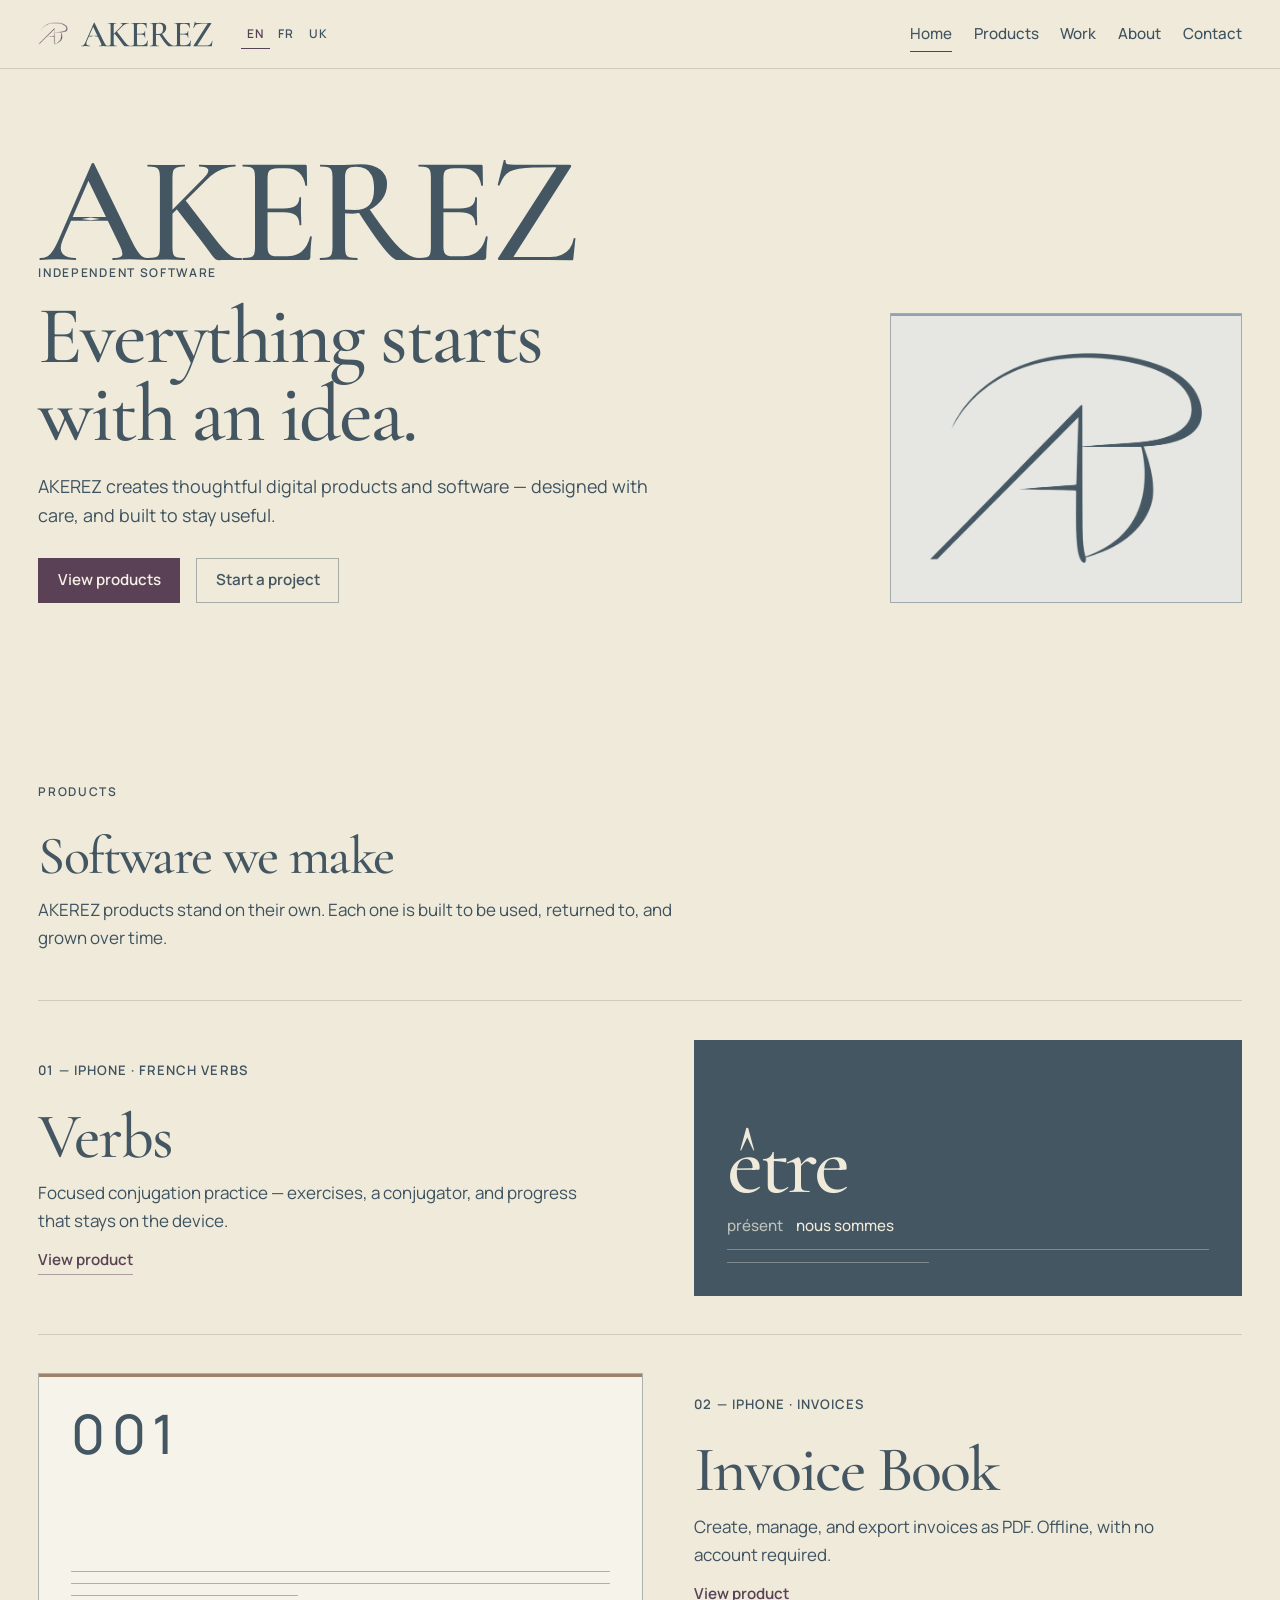
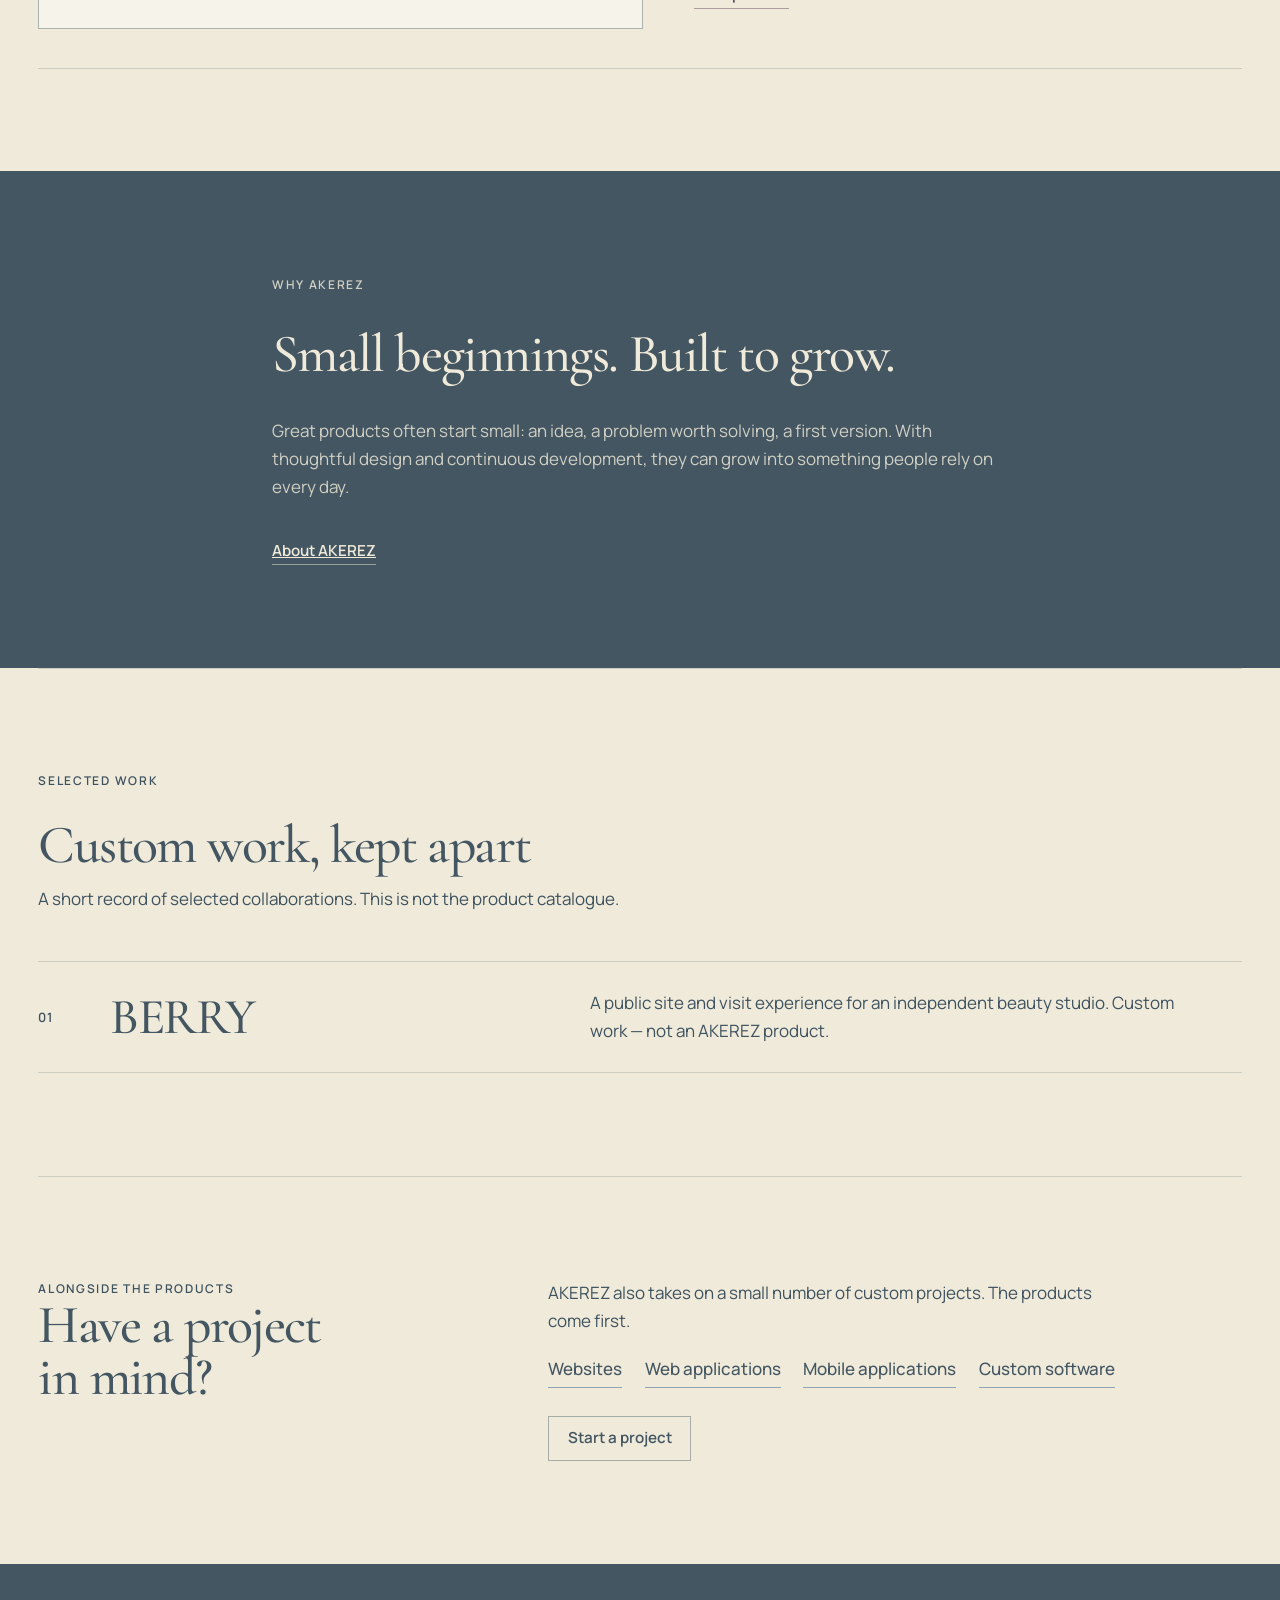
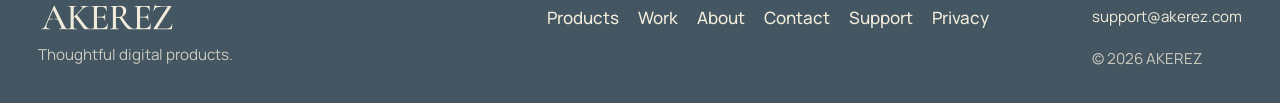
<file: index.html>
<!DOCTYPE html>
<html lang="en">
<head>
  <meta charset="utf-8">
  <meta name="viewport" content="width=device-width, initial-scale=1">
  <title>AKEREZ — Everything starts with an idea</title>
  <meta name="description" content="AKEREZ creates thoughtful digital products and software. Home of Verbs and Invoice Book.">
  <meta name="theme-color" content="#EFEAD9">
  <link rel="canonical" href="https://akerez.com/">
  <meta property="og:type" content="website">
  <meta property="og:site_name" content="AKEREZ">
  <meta property="og:title" content="AKEREZ">
  <meta property="og:description" content="Everything starts with an idea.">
  <meta property="og:url" content="https://akerez.com/">
  <meta property="og:image" content="https://akerez.com/assets/apple-touch-icon.png">
  <meta name="twitter:card" content="summary">
  <link rel="icon" href="/assets/favicon.ico" sizes="any">
  <link rel="icon" type="image/png" href="/assets/favicon-32.png" sizes="32x32">
  <link rel="apple-touch-icon" href="/assets/apple-touch-icon.png">
  <link rel="stylesheet" href="/assets/styles.css">
  <script>
    (function () {
      try {
        var stored = localStorage.getItem("akerez-lang");
        var nav = (navigator.language || "en").toLowerCase();
        var lang = stored || (nav.indexOf("fr") === 0 ? "fr" : nav.indexOf("uk") === 0 ? "uk" : "en");
        if (lang !== "en" && lang !== "fr" && lang !== "uk") lang = "en";
        document.documentElement.lang = lang;
      } catch (e) {}
      document.documentElement.classList.add("js");
    })();
  </script>
  <script type="application/ld+json">
  {
    "@context": "https://schema.org",
    "@type": "Organization",
    "name": "AKEREZ",
    "url": "https://akerez.com/",
    "email": "support@akerez.com",
    "brand": [
      { "@type": "Brand", "name": "Verbs" },
      { "@type": "Brand", "name": "Invoice Book" }
    ]
  }
  </script>
</head>
<body data-nav="home" data-title="meta.home.title" data-description="meta.home.desc">
  <a class="skip-link" href="#main" data-i18n="skip">Skip to content</a>
  <header class="site-header">
    <div class="shell site-header__bar">
      <a class="brand" href="/">
        <span class="mark" aria-hidden="true"></span>
        <span class="wordmark" role="img" aria-label="AKEREZ"></span>
      </a>
      <div class="site-header__tools">
        <div class="lang" role="group" data-i18n-aria="lang.label" aria-label="Language">
          <button type="button" data-set-lang="en" lang="en">EN</button>
          <button type="button" data-set-lang="fr" lang="fr">FR</button>
          <button type="button" data-set-lang="uk" lang="uk">UK</button>
        </div>
        <button class="nav-toggle" type="button" aria-expanded="false" aria-controls="site-nav" data-i18n-aria="nav.open" aria-label="Menu">
          <span class="nav-toggle__icon" aria-hidden="true"></span>
        </button>
      </div>
      <nav class="nav" id="site-nav" data-i18n-aria="nav.label" aria-label="Primary">
        <a href="/" data-nav-link="home" data-i18n="nav.home">Home</a>
        <a href="/products/" data-nav-link="products" data-i18n="nav.products">Products</a>
        <a href="/work/" data-nav-link="work" data-i18n="nav.work">Work</a>
        <a href="/about/" data-nav-link="about" data-i18n="nav.about">About</a>
        <a href="/contact/" data-nav-link="contact" data-i18n="nav.contact">Contact</a>
      </nav>
    </div>
  </header>

  <main id="main">
    <section class="shell hero" aria-labelledby="home-heading">
      <div class="hero__copy">
        <span class="wordmark wordmark--display" role="img" aria-label="AKEREZ"></span>
        <p class="eyebrow" data-i18n="hero.eyebrow">Independent software</p>
        <h1 id="home-heading" data-i18n="hero.title">Everything starts with an idea.</h1>
        <p class="lede" data-i18n="hero.lede">AKEREZ creates thoughtful digital products and software — designed with care, and built to stay useful.</p>
        <div class="hero__actions">
          <a class="button button--primary" href="/products/" data-i18n="hero.primary">View products</a>
          <a class="button button--quiet" href="/contact/" data-i18n="hero.secondary">Start a project</a>
        </div>
      </div>
      <div class="hero__figure">
        <div class="hero__frame">
          <span class="mark mark--hero" aria-hidden="true"></span>
        </div>
      </div>
    </section>

    <section class="shell section" aria-labelledby="products-heading">
      <div class="section__intro">
        <p class="eyebrow" data-i18n="products.kicker">Products</p>
        <h2 id="products-heading" data-i18n="products.heading">Software we make</h2>
        <p data-i18n="products.intro">AKEREZ products stand on their own. Each one is built to be used, returned to, and grown over time.</p>
      </div>
      <div data-mount="products" data-layout="feature" data-heading="h3">
        <article class="product-feature">
          <a class="product-feature__link" href="/products/verbs/">
            <div class="product-feature__copy">
              <p class="meta-line">01 — iPhone · French verbs</p>
              <h3 class="product-feature__name">Verbs</h3>
              <p class="product-feature__summary">Focused conjugation practice — exercises, a conjugator, and progress that stays on the device.</p>
              <span class="more">View product</span>
            </div>
            <div class="stage stage--verbs" aria-hidden="true">
              <p class="stage__infinitive">être</p>
              <p class="stage__line"><span>présent</span> nous sommes</p>
              <span class="stage__bar"></span>
              <span class="stage__bar stage__bar--short"></span>
            </div>
          </a>
        </article>
      </div>
    </section>

    <section class="band" aria-labelledby="why-heading">
      <div class="shell band__inner">
        <p class="eyebrow" data-i18n="why.kicker">Why AKEREZ</p>
        <h2 id="why-heading" data-i18n="why.heading">Small beginnings. Built to grow.</h2>
        <p data-i18n="why.body">Great products often start small: an idea, a problem worth solving, a first version. With thoughtful design and continuous development, they can grow into something people rely on every day.</p>
        <a class="more" href="/about/" data-i18n="why.link">About AKEREZ</a>
      </div>
    </section>

    <section class="shell section work-block" aria-labelledby="work-heading">
      <div class="section__intro">
        <p class="eyebrow" data-i18n="work.kicker">Selected work</p>
        <h2 id="work-heading" data-i18n="work.heading">Custom work, kept apart</h2>
        <p data-i18n="work.intro">A short record of selected collaborations. This is not the product catalogue.</p>
      </div>
      <div class="index-list" data-mount="work" data-layout="index" data-heading="h3">
        <article class="index-row">
          <a class="index-row__link" href="/work/berry/">
            <span class="index-row__num">01</span>
            <h3 class="index-row__name">BERRY</h3>
            <span class="index-row__summary">A public site and visit experience for an independent beauty studio. Custom work — not an AKEREZ product.</span>
            <span class="index-row__meta">Montréal · Studio</span>
          </a>
        </article>
      </div>
    </section>

    <section class="shell section" aria-labelledby="custom-heading">
      <div class="quiet">
        <div>
          <p class="eyebrow" data-i18n="custom.kicker">Alongside the products</p>
          <h2 id="custom-heading" data-i18n="custom.heading">Have a project in mind?</h2>
        </div>
        <div>
          <p data-i18n="custom.body">AKEREZ also takes on a small number of custom projects. The products come first.</p>
          <ul class="service-line">
            <li data-i18n="custom.s1">Websites</li>
            <li data-i18n="custom.s2">Web applications</li>
            <li data-i18n="custom.s3">Mobile applications</li>
            <li data-i18n="custom.s4">Custom software</li>
          </ul>
          <div class="cluster">
            <a class="button button--quiet" href="/contact/" data-i18n="custom.cta">Start a project</a>
          </div>
        </div>
      </div>
    </section>
  </main>

  <footer class="site-footer">
    <div class="shell site-footer__inner">
      <div>
        <span class="wordmark wordmark--light" role="img" aria-label="AKEREZ"></span>
        <p data-i18n="footer.tag">Thoughtful digital products.</p>
      </div>
      <nav aria-label="Footer">
        <a href="/products/" data-i18n="nav.products">Products</a>
        <a href="/work/" data-i18n="nav.work">Work</a>
        <a href="/about/" data-i18n="nav.about">About</a>
        <a href="/contact/" data-i18n="nav.contact">Contact</a>
        <a href="/support/" data-i18n="footer.support">Support</a>
        <a href="/privacy/" data-i18n="footer.privacy">Privacy</a>
      </nav>
      <div class="footer-meta">
        <a href="mailto:support@akerez.com">support@akerez.com</a>
        <p>© <span id="year">2026</span> AKEREZ</p>
      </div>
    </div>
  </footer>
  <script src="/assets/messages.js"></script>
  <script src="/assets/catalog.js"></script>
  <script src="/assets/site.js"></script>
</body>
</html>
</file>
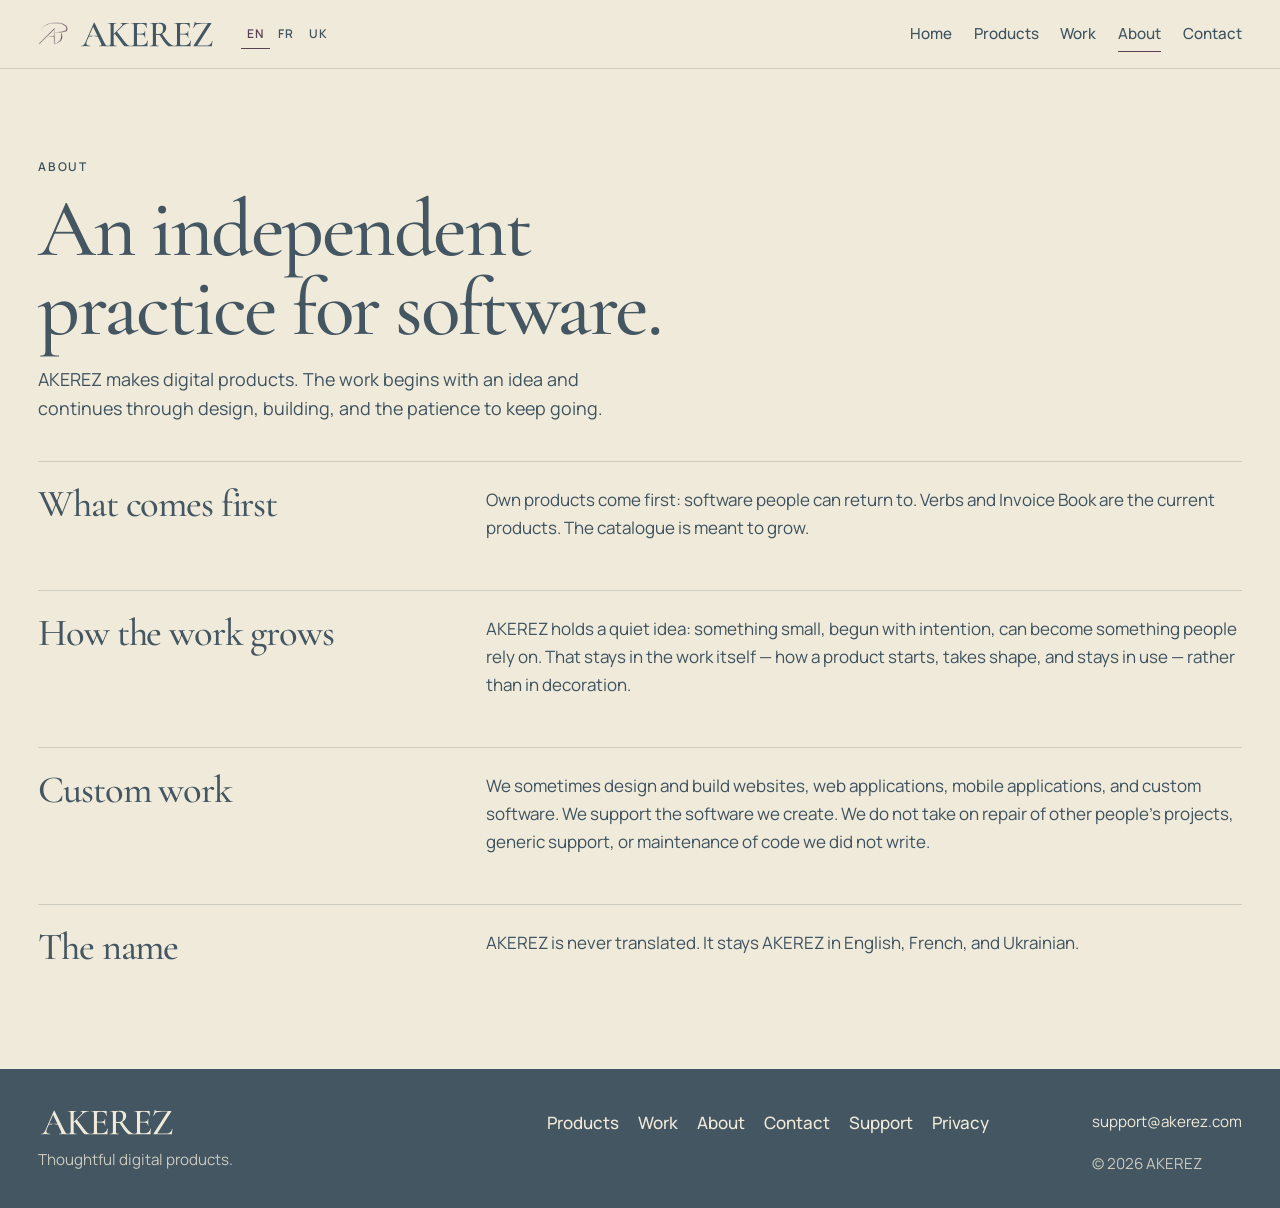
<file: about/index.html>
<!DOCTYPE html>
<html lang="en">
<head>
  <meta charset="utf-8">
  <meta name="viewport" content="width=device-width, initial-scale=1">
  <title>About — AKEREZ</title>
  <meta name="description" content="AKEREZ is an independent software practice. Products come first. Custom work stays secondary.">
  <meta name="theme-color" content="#EFEAD9">
  <link rel="canonical" href="https://akerez.com/about/">
  <meta property="og:type" content="website">
  <meta property="og:site_name" content="AKEREZ">
  <meta property="og:title" content="About — AKEREZ">
  <meta property="og:description" content="AKEREZ is an independent software practice. Products come first. Custom work stays secondary.">
  <meta property="og:url" content="https://akerez.com/about/">
  <meta property="og:image" content="https://akerez.com/assets/apple-touch-icon.png">
  <meta name="twitter:card" content="summary">
  <link rel="icon" href="/assets/favicon.ico" sizes="any">
  <link rel="icon" type="image/png" href="/assets/favicon-32.png" sizes="32x32">
  <link rel="apple-touch-icon" href="/assets/apple-touch-icon.png">
  <link rel="stylesheet" href="/assets/styles.css">
  <script>
    (function () {
      try {
        var stored = localStorage.getItem("akerez-lang");
        var nav = (navigator.language || "en").toLowerCase();
        var lang = stored || (nav.indexOf("fr") === 0 ? "fr" : nav.indexOf("uk") === 0 ? "uk" : "en");
        if (lang !== "en" && lang !== "fr" && lang !== "uk") lang = "en";
        document.documentElement.lang = lang;
      } catch (e) {}
      document.documentElement.classList.add("js");
    })();
  </script>
</head>
<body data-nav="about" data-title="meta.about.title" data-description="meta.about.desc">
  <a class="skip-link" href="#main" data-i18n="skip">Skip to content</a>
  <header class="site-header">
    <div class="shell site-header__bar">
      <a class="brand" href="/">
        <span class="mark" aria-hidden="true"></span>
        <span class="wordmark" role="img" aria-label="AKEREZ"></span>
      </a>
      <div class="site-header__tools">
        <div class="lang" role="group" data-i18n-aria="lang.label" aria-label="Language">
          <button type="button" data-set-lang="en" lang="en">EN</button>
          <button type="button" data-set-lang="fr" lang="fr">FR</button>
          <button type="button" data-set-lang="uk" lang="uk">UK</button>
        </div>
        <button class="nav-toggle" type="button" aria-expanded="false" aria-controls="site-nav" data-i18n-aria="nav.open" aria-label="Menu">
          <span class="nav-toggle__icon" aria-hidden="true"></span>
        </button>
      </div>
      <nav class="nav" id="site-nav" data-i18n-aria="nav.label" aria-label="Primary">
        <a href="/" data-nav-link="home" data-i18n="nav.home">Home</a>
        <a href="/products/" data-nav-link="products" data-i18n="nav.products">Products</a>
        <a href="/work/" data-nav-link="work" data-i18n="nav.work">Work</a>
        <a href="/about/" data-nav-link="about" data-i18n="nav.about">About</a>
        <a href="/contact/" data-nav-link="contact" data-i18n="nav.contact">Contact</a>
      </nav>
    </div>
  </header>

  <main id="main">
    <header class="shell page-hero">
      <p class="eyebrow" data-i18n="about.kicker">About</p>
      <h1 data-i18n="about.heading">An independent practice for software.</h1>
      <p class="lede" data-i18n="about.lede">AKEREZ makes digital products. The work begins with an idea and continues through design, building, and the patience to keep going.</p>
    </header>
    <div class="shell stack page-end">
      <section class="split" aria-labelledby="about-make">
        <h2 id="about-make" data-i18n="about.makeTitle">What comes first</h2>
        <p data-i18n="about.makeBody">Own products come first: software people can return to. Verbs and Invoice Book are the current products. The catalogue is meant to grow.</p>
      </section>
      <section class="split" aria-labelledby="about-think">
        <h2 id="about-think" data-i18n="about.thinkTitle">How the work grows</h2>
        <p data-i18n="about.thinkBody">AKEREZ holds a quiet idea: something small, begun with intention, can become something people rely on. That stays in the work itself — how a product starts, takes shape, and stays in use — rather than in decoration.</p>
      </section>
      <section class="split" aria-labelledby="about-custom">
        <h2 id="about-custom" data-i18n="about.customTitle">Custom work</h2>
        <p data-i18n="about.customBody">We sometimes design and build websites, web applications, mobile applications, and custom software. We support the software we create. We do not take on repair of other people’s projects, generic support, or maintenance of code we did not write.</p>
      </section>
      <section class="split" aria-labelledby="about-name">
        <h2 id="about-name" data-i18n="about.nameTitle">The name</h2>
        <p data-i18n="about.nameBody">AKEREZ is never translated. It stays AKEREZ in English, French, and Ukrainian.</p>
      </section>
    </div>
  </main>

  <footer class="site-footer">
    <div class="shell site-footer__inner">
      <div>
        <span class="wordmark wordmark--light" role="img" aria-label="AKEREZ"></span>
        <p data-i18n="footer.tag">Thoughtful digital products.</p>
      </div>
      <nav aria-label="Footer">
        <a href="/products/" data-i18n="nav.products">Products</a>
        <a href="/work/" data-i18n="nav.work">Work</a>
        <a href="/about/" data-i18n="nav.about">About</a>
        <a href="/contact/" data-i18n="nav.contact">Contact</a>
        <a href="/support/" data-i18n="footer.support">Support</a>
        <a href="/privacy/" data-i18n="footer.privacy">Privacy</a>
      </nav>
      <div class="footer-meta">
        <a href="mailto:support@akerez.com">support@akerez.com</a>
        <p>© <span id="year">2026</span> AKEREZ</p>
      </div>
    </div>
  </footer>
  <script src="/assets/messages.js"></script>
  <script src="/assets/catalog.js"></script>
  <script src="/assets/site.js"></script>
</body>
</html>
</file>
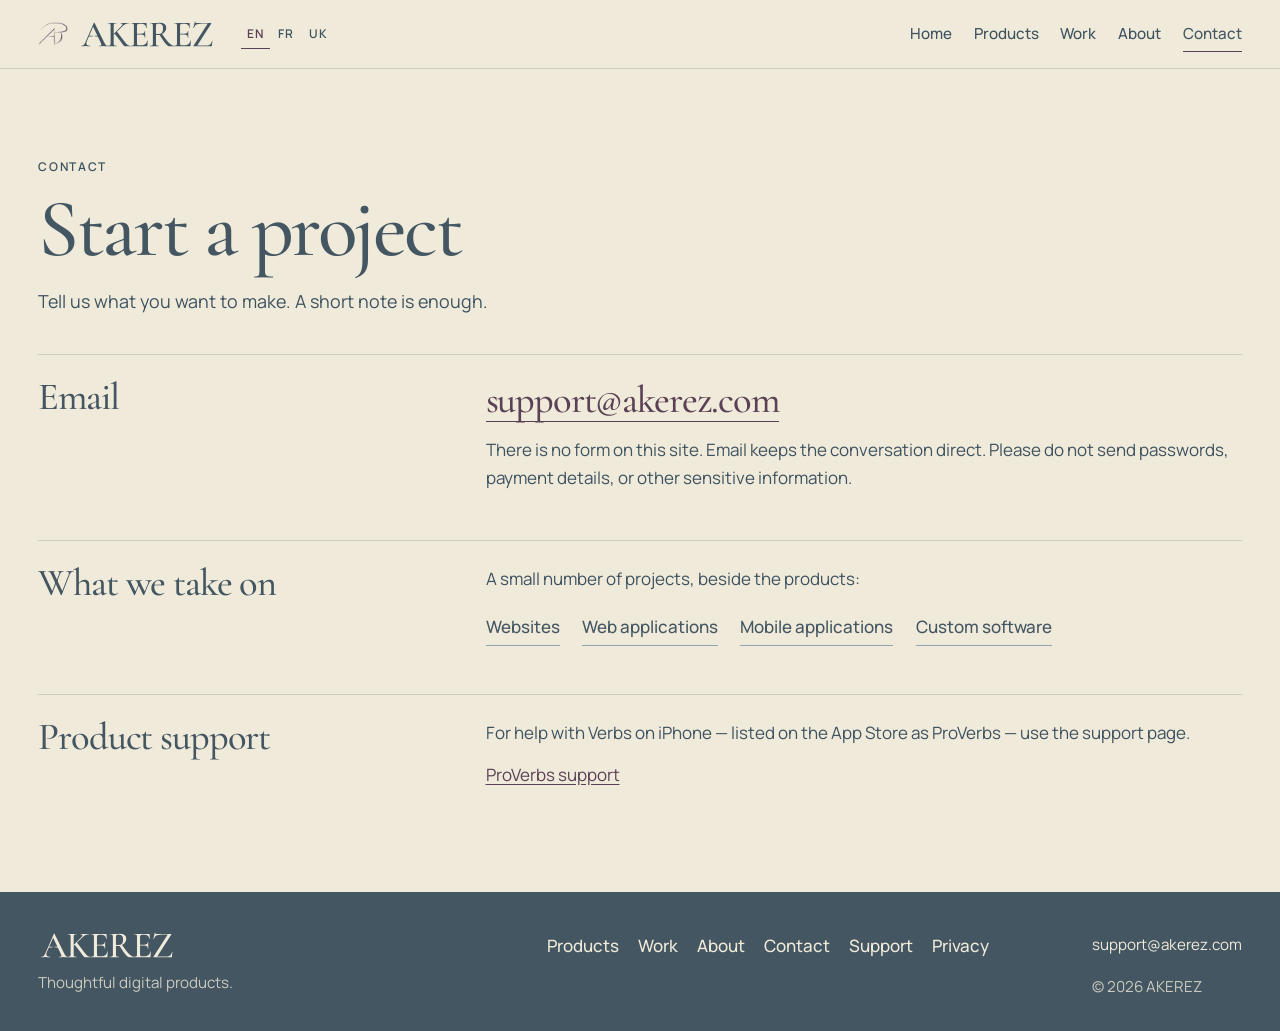
<file: contact/index.html>
<!DOCTYPE html>
<html lang="en">
<head>
  <meta charset="utf-8">
  <meta name="viewport" content="width=device-width, initial-scale=1">
  <title>Start a project — AKEREZ</title>
  <meta name="description" content="Contact AKEREZ about a website, web application, mobile application, or custom software.">
  <meta name="theme-color" content="#EFEAD9">
  <link rel="canonical" href="https://akerez.com/contact/">
  <meta property="og:type" content="website">
  <meta property="og:site_name" content="AKEREZ">
  <meta property="og:title" content="Start a project — AKEREZ">
  <meta property="og:description" content="Contact AKEREZ about a website, web application, mobile application, or custom software.">
  <meta property="og:url" content="https://akerez.com/contact/">
  <meta property="og:image" content="https://akerez.com/assets/apple-touch-icon.png">
  <meta name="twitter:card" content="summary">
  <link rel="icon" href="/assets/favicon.ico" sizes="any">
  <link rel="icon" type="image/png" href="/assets/favicon-32.png" sizes="32x32">
  <link rel="apple-touch-icon" href="/assets/apple-touch-icon.png">
  <link rel="stylesheet" href="/assets/styles.css">
  <script>
    (function () {
      try {
        var stored = localStorage.getItem("akerez-lang");
        var nav = (navigator.language || "en").toLowerCase();
        var lang = stored || (nav.indexOf("fr") === 0 ? "fr" : nav.indexOf("uk") === 0 ? "uk" : "en");
        if (lang !== "en" && lang !== "fr" && lang !== "uk") lang = "en";
        document.documentElement.lang = lang;
      } catch (e) {}
      document.documentElement.classList.add("js");
    })();
  </script>
</head>
<body data-nav="contact" data-title="meta.contact.title" data-description="meta.contact.desc">
  <a class="skip-link" href="#main" data-i18n="skip">Skip to content</a>
  <header class="site-header">
    <div class="shell site-header__bar">
      <a class="brand" href="/">
        <span class="mark" aria-hidden="true"></span>
        <span class="wordmark" role="img" aria-label="AKEREZ"></span>
      </a>
      <div class="site-header__tools">
        <div class="lang" role="group" data-i18n-aria="lang.label" aria-label="Language">
          <button type="button" data-set-lang="en" lang="en">EN</button>
          <button type="button" data-set-lang="fr" lang="fr">FR</button>
          <button type="button" data-set-lang="uk" lang="uk">UK</button>
        </div>
        <button class="nav-toggle" type="button" aria-expanded="false" aria-controls="site-nav" data-i18n-aria="nav.open" aria-label="Menu">
          <span class="nav-toggle__icon" aria-hidden="true"></span>
        </button>
      </div>
      <nav class="nav" id="site-nav" data-i18n-aria="nav.label" aria-label="Primary">
        <a href="/" data-nav-link="home" data-i18n="nav.home">Home</a>
        <a href="/products/" data-nav-link="products" data-i18n="nav.products">Products</a>
        <a href="/work/" data-nav-link="work" data-i18n="nav.work">Work</a>
        <a href="/about/" data-nav-link="about" data-i18n="nav.about">About</a>
        <a href="/contact/" data-nav-link="contact" data-i18n="nav.contact">Contact</a>
      </nav>
    </div>
  </header>

  <main id="main">
    <header class="shell page-hero">
      <p class="eyebrow" data-i18n="contact.kicker">Contact</p>
      <h1 data-i18n="contact.heading">Start a project</h1>
      <p class="lede" data-i18n="contact.lede">Tell us what you want to make. A short note is enough.</p>
    </header>
    <div class="shell stack page-end">
      <section class="split" aria-labelledby="contact-email">
        <h2 id="contact-email" data-i18n="contact.emailLabel">Email</h2>
        <div class="prose">
          <a class="contact-email" href="mailto:support@akerez.com?subject=AKEREZ%20project">support@akerez.com</a>
          <p data-i18n="contact.note">There is no form on this site. Email keeps the conversation direct. Please do not send passwords, payment details, or other sensitive information.</p>
        </div>
      </section>
      <section class="split" aria-labelledby="contact-services">
        <h2 id="contact-services" data-i18n="contact.servicesTitle">What we take on</h2>
        <div>
          <p data-i18n="contact.servicesIntro">A small number of projects, beside the products:</p>
          <ul class="service-line">
            <li data-i18n="custom.s1">Websites</li>
            <li data-i18n="custom.s2">Web applications</li>
            <li data-i18n="custom.s3">Mobile applications</li>
            <li data-i18n="custom.s4">Custom software</li>
          </ul>
        </div>
      </section>
      <section class="split" aria-labelledby="contact-support">
        <h2 id="contact-support" data-i18n="contact.supportTitle">Product support</h2>
        <div class="prose">
          <p data-i18n="contact.supportBody">For help with Verbs on iPhone — listed on the App Store as ProVerbs — use the support page.</p>
          <p><a href="/support/" data-i18n="contact.supportLink">ProVerbs support</a></p>
        </div>
      </section>
    </div>
  </main>

  <footer class="site-footer">
    <div class="shell site-footer__inner">
      <div>
        <span class="wordmark wordmark--light" role="img" aria-label="AKEREZ"></span>
        <p data-i18n="footer.tag">Thoughtful digital products.</p>
      </div>
      <nav aria-label="Footer">
        <a href="/products/" data-i18n="nav.products">Products</a>
        <a href="/work/" data-i18n="nav.work">Work</a>
        <a href="/about/" data-i18n="nav.about">About</a>
        <a href="/contact/" data-i18n="nav.contact">Contact</a>
        <a href="/support/" data-i18n="footer.support">Support</a>
        <a href="/privacy/" data-i18n="footer.privacy">Privacy</a>
      </nav>
      <div class="footer-meta">
        <a href="mailto:support@akerez.com">support@akerez.com</a>
        <p>© <span id="year">2026</span> AKEREZ</p>
      </div>
    </div>
  </footer>
  <script src="/assets/messages.js"></script>
  <script src="/assets/catalog.js"></script>
  <script src="/assets/site.js"></script>
</body>
</html>
</file>
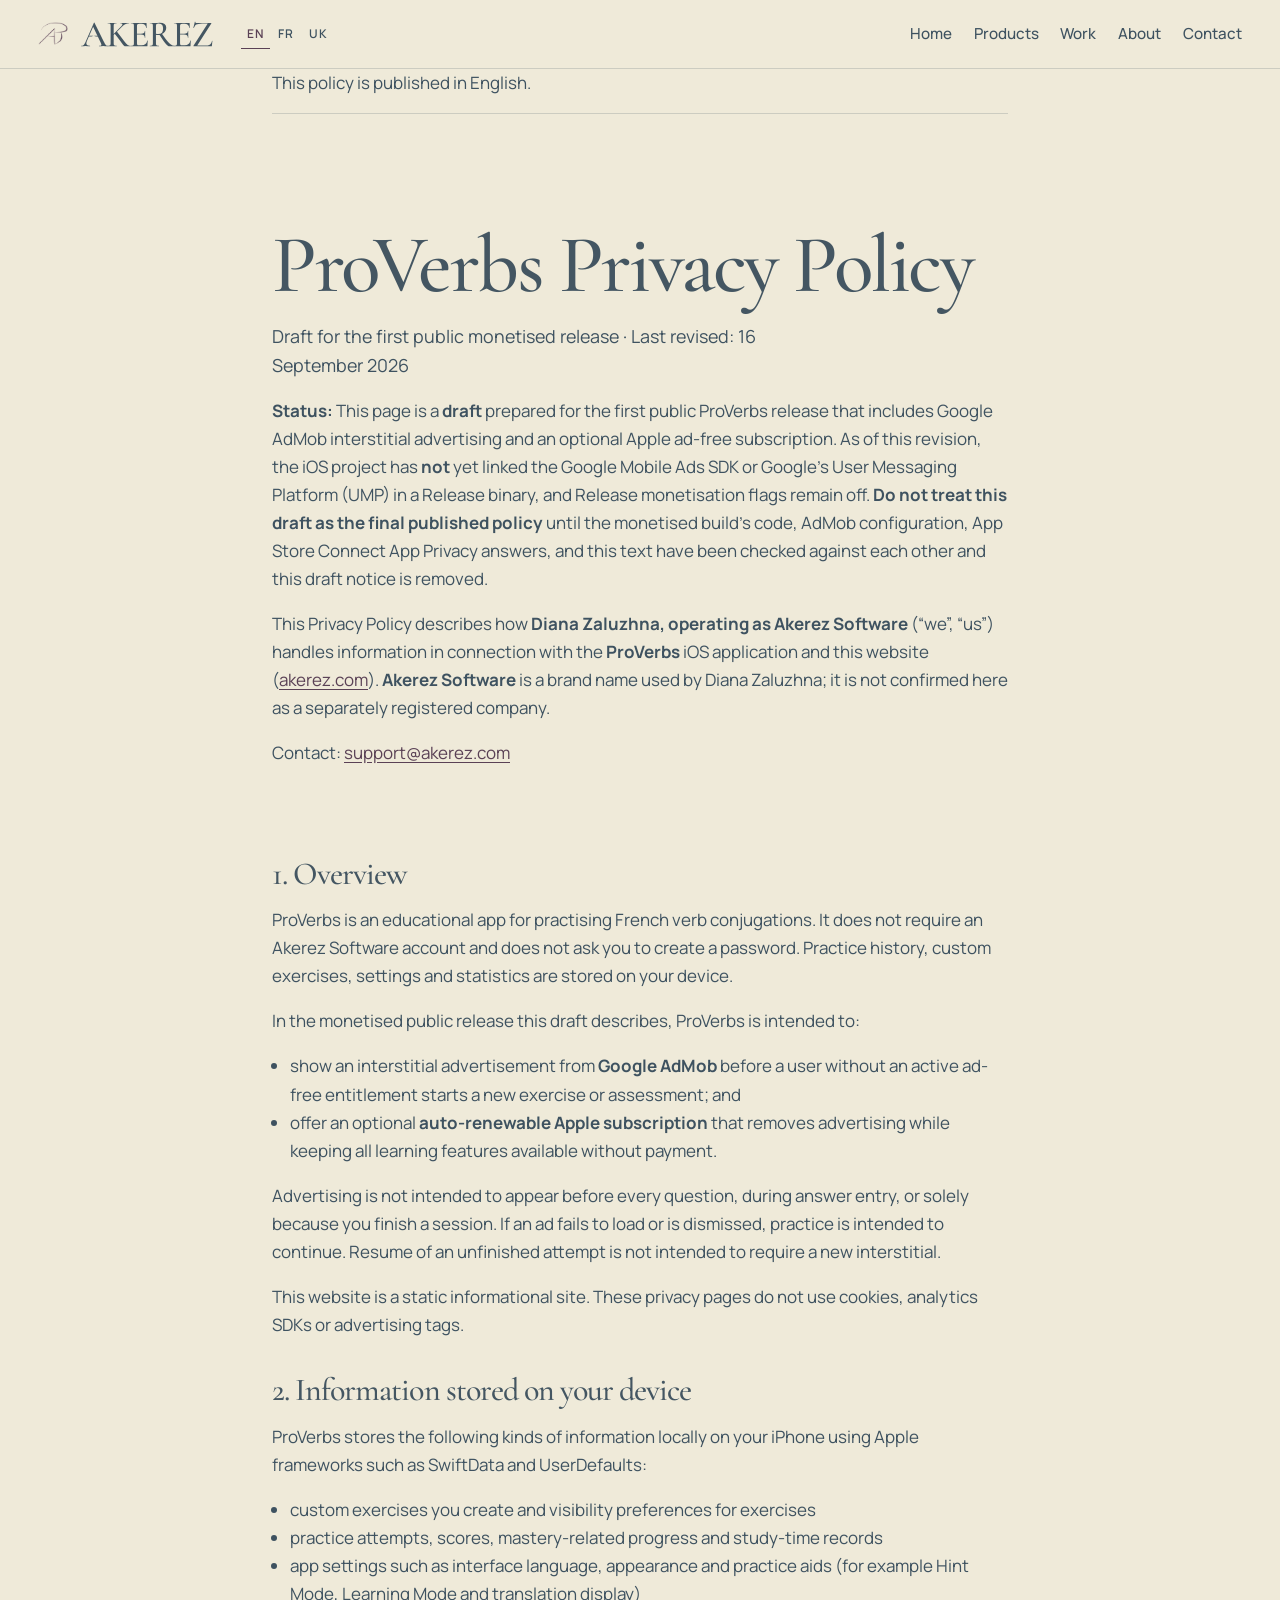
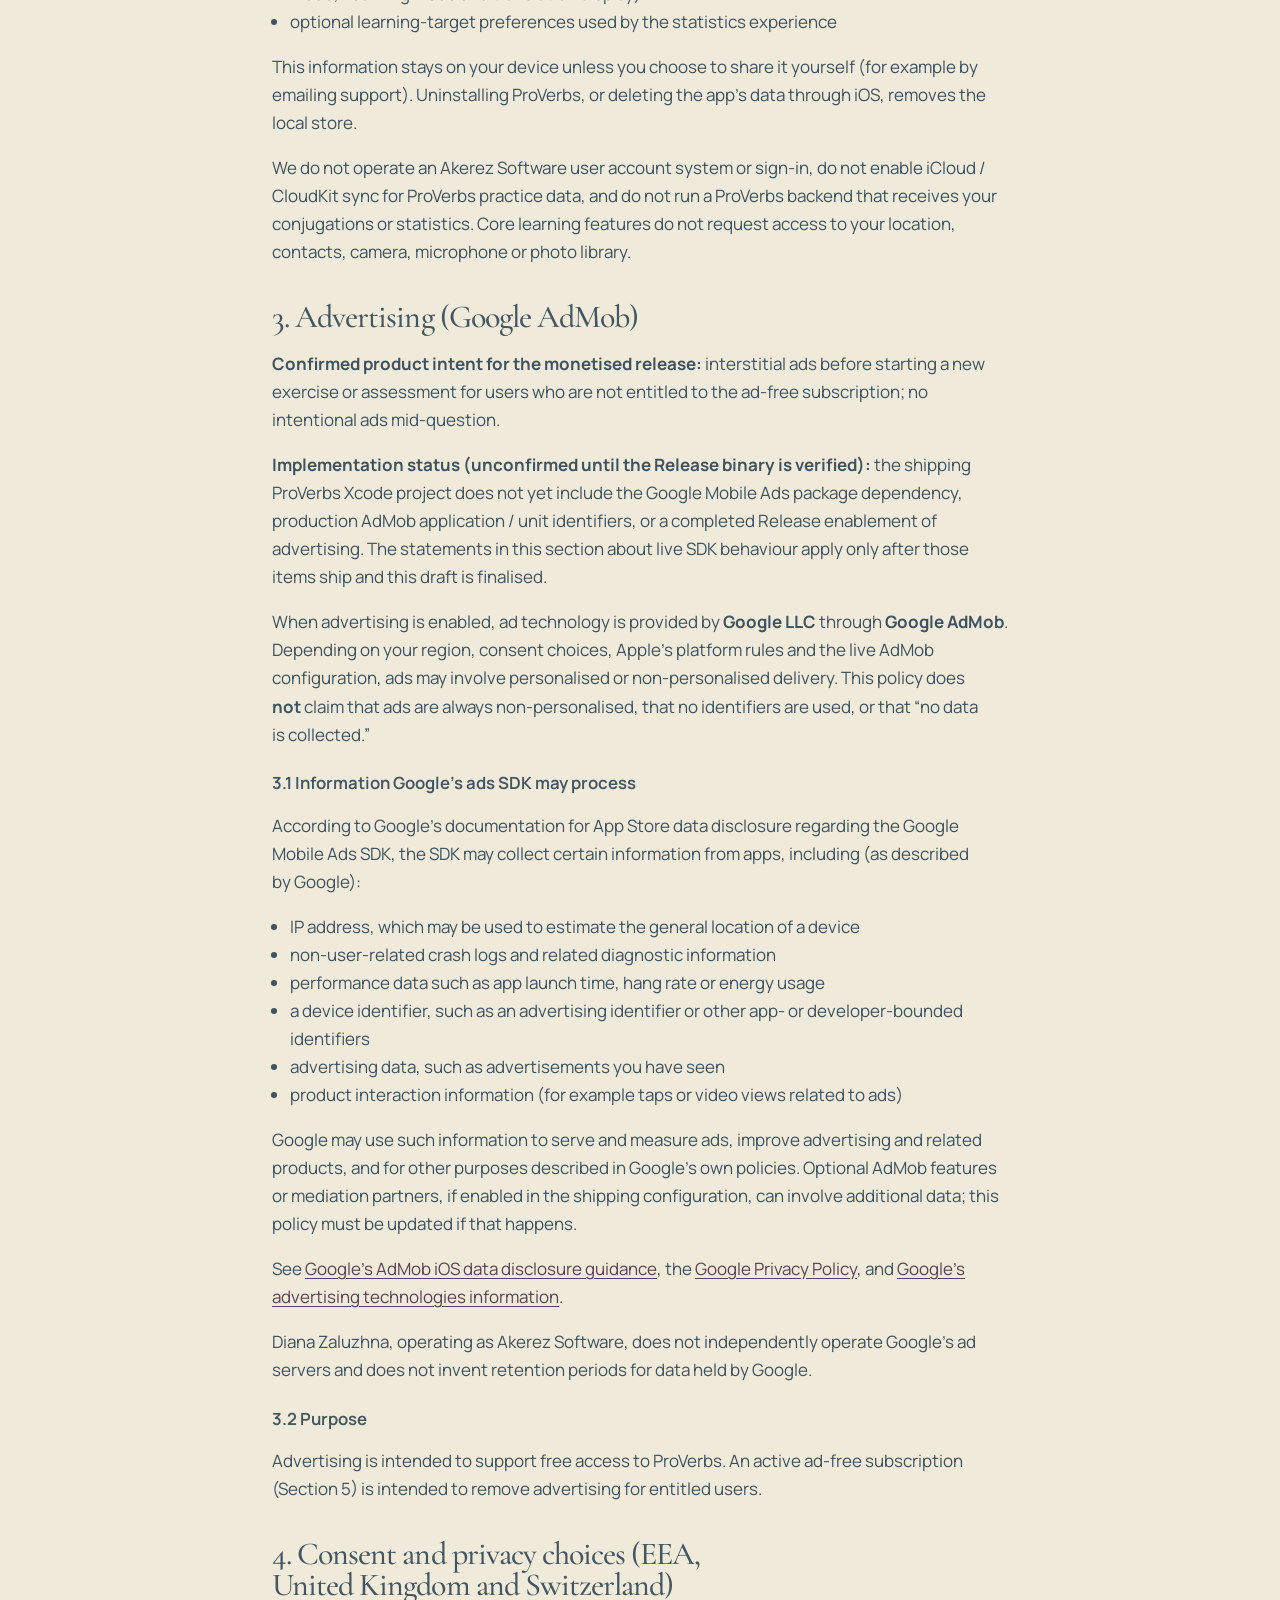
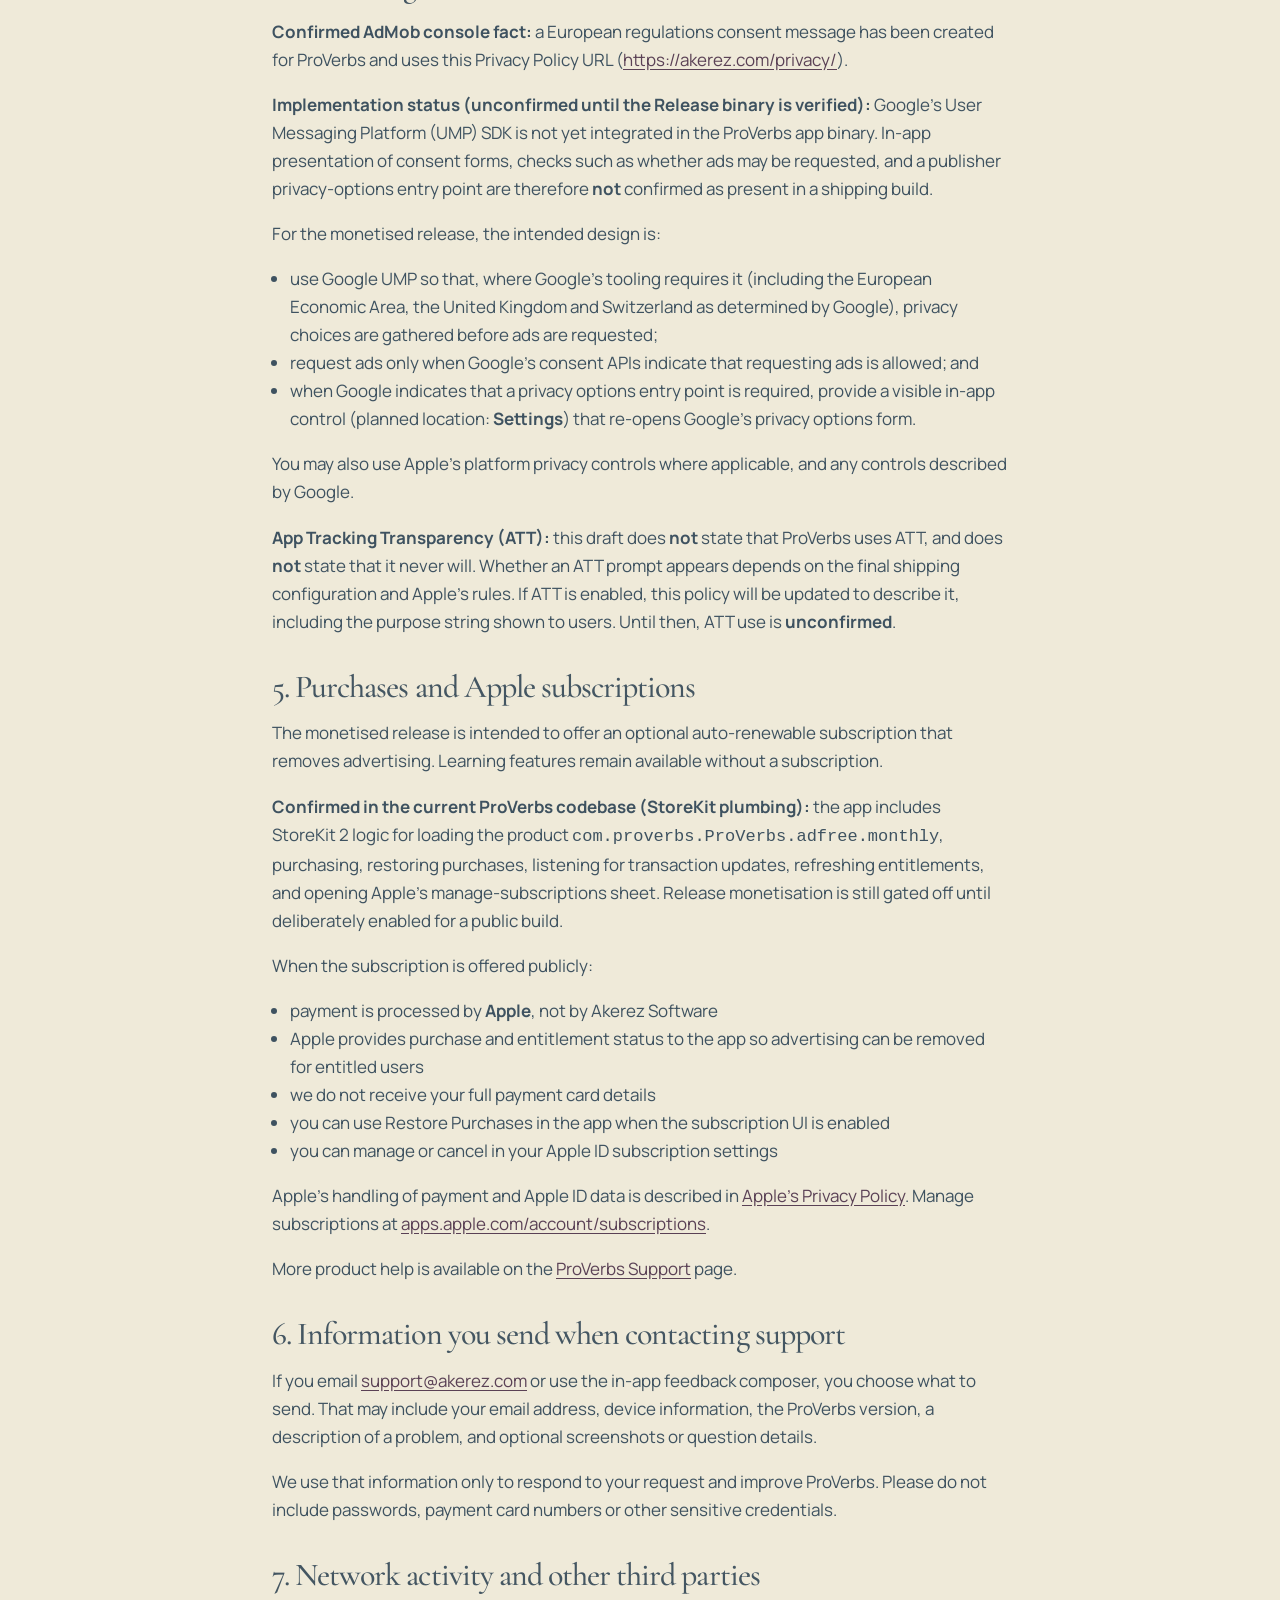
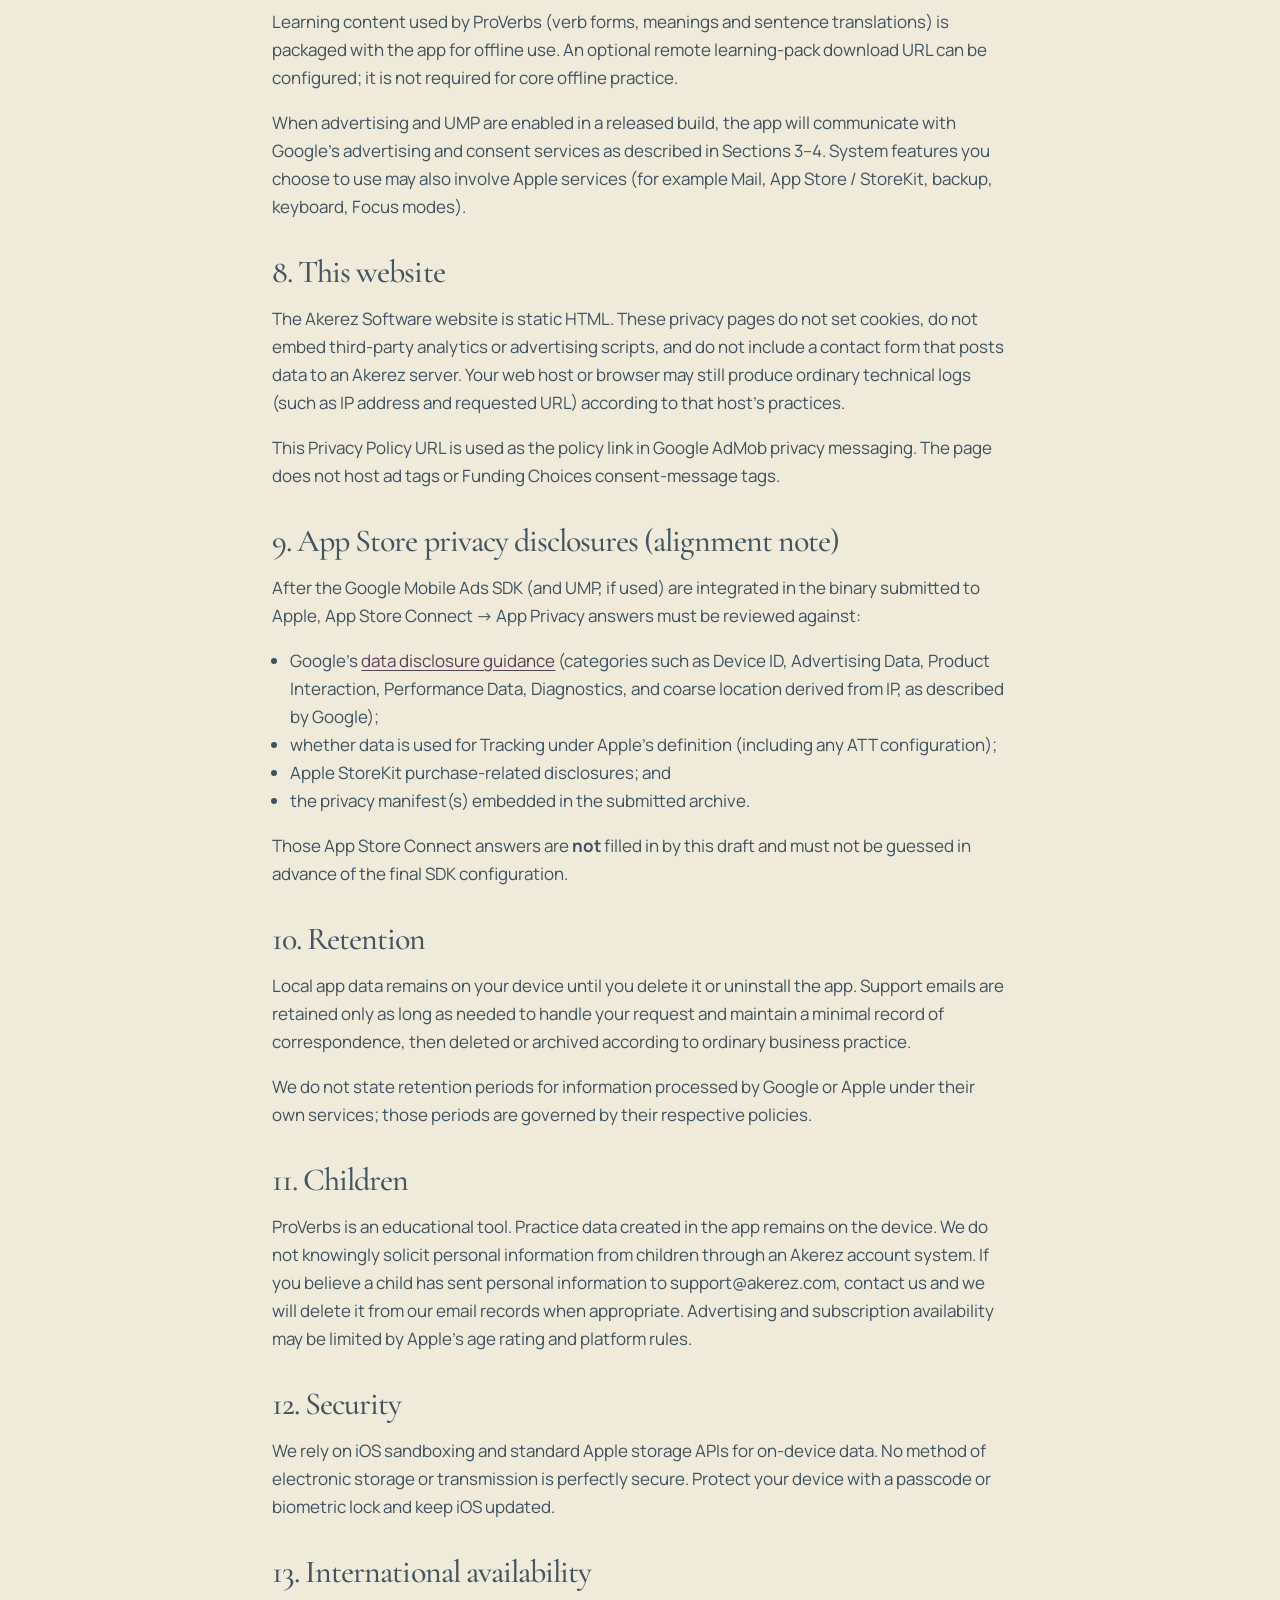
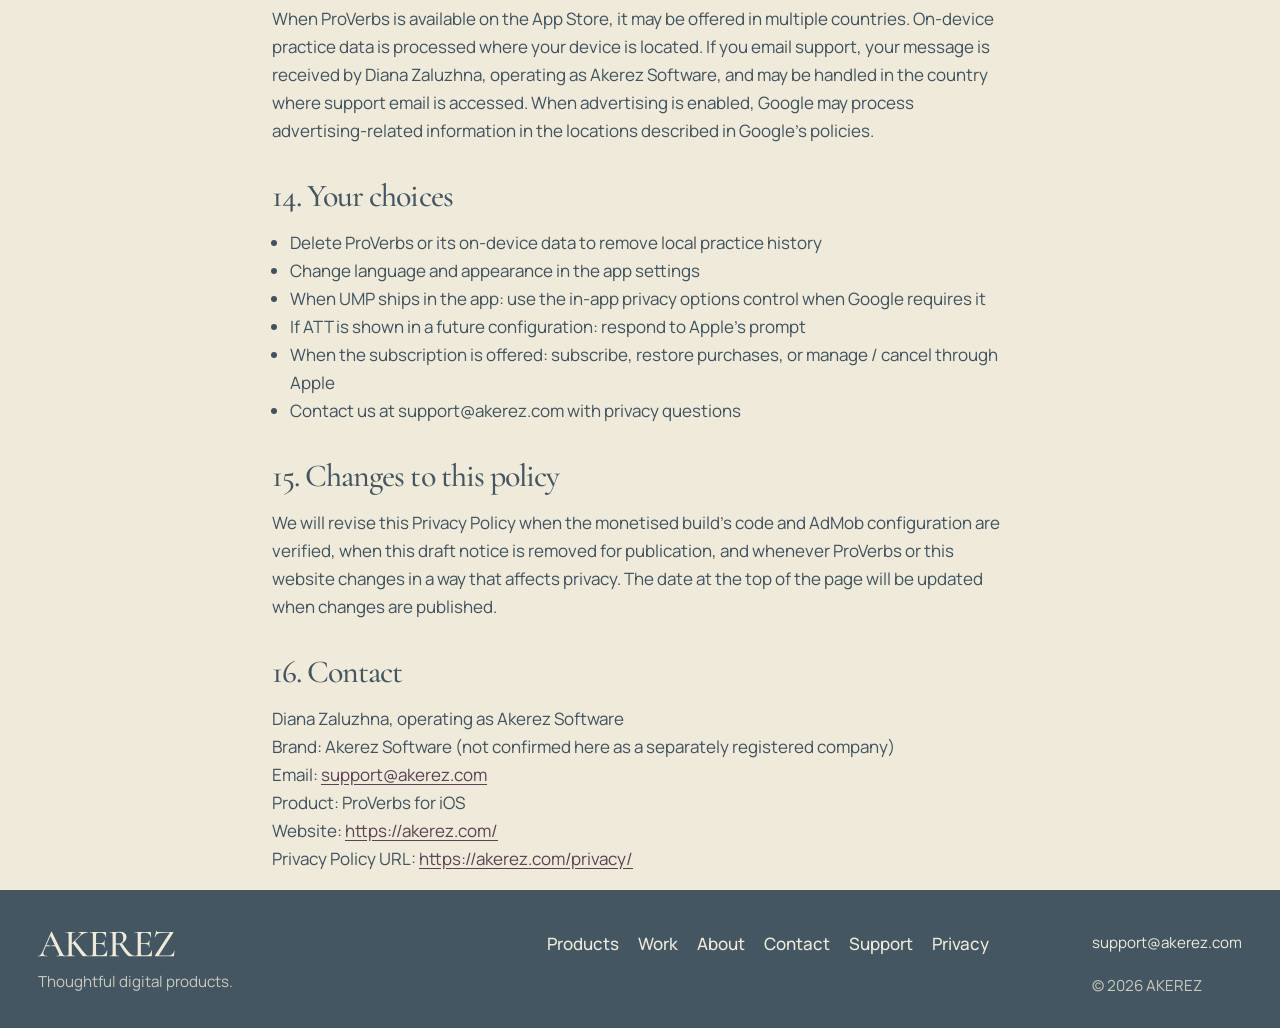
<file: privacy/index.html>
<!DOCTYPE html>
<html lang="en">
<head>
  <meta charset="utf-8">
  <meta name="viewport" content="width=device-width, initial-scale=1">
  <title>ProVerbs Privacy Policy — AKEREZ</title>
  <meta name="description" content="Privacy Policy for the ProVerbs iOS app by AKEREZ.">
  <meta name="theme-color" content="#EFEAD9">
  <meta name="robots" content="noindex">
  <link rel="canonical" href="https://akerez.com/privacy/">
  <meta property="og:type" content="website">
  <meta property="og:site_name" content="AKEREZ">
  <meta property="og:title" content="ProVerbs Privacy Policy — AKEREZ">
  <meta property="og:description" content="Privacy Policy for the ProVerbs iOS app by AKEREZ.">
  <meta property="og:url" content="https://akerez.com/privacy/">
  <meta property="og:image" content="https://akerez.com/assets/apple-touch-icon.png">
  <meta name="twitter:card" content="summary">
  <link rel="icon" href="/assets/favicon.ico" sizes="any">
  <link rel="icon" type="image/png" href="/assets/favicon-32.png" sizes="32x32">
  <link rel="apple-touch-icon" href="/assets/apple-touch-icon.png">
  <link rel="stylesheet" href="/assets/styles.css">
  <script>
    (function () {
      try {
        var stored = localStorage.getItem("akerez-lang");
        var nav = (navigator.language || "en").toLowerCase();
        var lang = stored || (nav.indexOf("fr") === 0 ? "fr" : nav.indexOf("uk") === 0 ? "uk" : "en");
        if (lang !== "en" && lang !== "fr" && lang !== "uk") lang = "en";
        document.documentElement.lang = lang;
      } catch (e) {}
      document.documentElement.classList.add("js");
    })();
  </script>
</head>
<body data-nav="" data-title="meta.privacy.title" data-description="meta.privacy.desc">
  <a class="skip-link" href="#main" data-i18n="skip">Skip to content</a>
  <header class="site-header">
    <div class="shell site-header__bar">
      <a class="brand" href="/">
        <span class="mark" aria-hidden="true"></span>
        <span class="wordmark" role="img" aria-label="AKEREZ"></span>
      </a>
      <div class="site-header__tools">
        <div class="lang" role="group" data-i18n-aria="lang.label" aria-label="Language">
          <button type="button" data-set-lang="en" lang="en">EN</button>
          <button type="button" data-set-lang="fr" lang="fr">FR</button>
          <button type="button" data-set-lang="uk" lang="uk">UK</button>
        </div>
        <button class="nav-toggle" type="button" aria-expanded="false" aria-controls="site-nav" data-i18n-aria="nav.open" aria-label="Menu">
          <span class="nav-toggle__icon" aria-hidden="true"></span>
        </button>
      </div>
      <nav class="nav" id="site-nav" data-i18n-aria="nav.label" aria-label="Primary">
        <a href="/" data-nav-link="home" data-i18n="nav.home">Home</a>
        <a href="/products/" data-nav-link="products" data-i18n="nav.products">Products</a>
        <a href="/work/" data-nav-link="work" data-i18n="nav.work">Work</a>
        <a href="/about/" data-nav-link="about" data-i18n="nav.about">About</a>
        <a href="/contact/" data-nav-link="contact" data-i18n="nav.contact">Contact</a>
      </nav>
    </div>
  </header>

  <main id="main" class="shell shell--narrow policy">
    <p class="notice" data-i18n="privacyNote">This policy is published in English.</p>
    <header class="page-hero">
      <h1>ProVerbs Privacy Policy</h1>
      <p class="lede">Draft for the first public monetised release · Last revised: 16 September 2026</p>
      <p><strong>Status:</strong> This page is a <strong>draft</strong> prepared for the first public ProVerbs release that includes Google AdMob interstitial advertising and an optional Apple ad-free subscription. As of this revision, the iOS project has <strong>not</strong> yet linked the Google Mobile Ads SDK or Google’s User Messaging Platform (UMP) in a Release binary, and Release monetisation flags remain off. <strong>Do not treat this draft as the final published policy</strong> until the monetised build’s code, AdMob configuration, App Store Connect App Privacy answers, and this text have been checked against each other and this draft notice is removed.</p>
      <p>This Privacy Policy describes how <strong>Diana Zaluzhna, operating as Akerez Software</strong> (“we”, “us”) handles information in connection with the <strong>ProVerbs</strong> iOS application and this website (<a href="https://akerez.com/">akerez.com</a>). <strong>Akerez Software</strong> is a brand name used by Diana Zaluzhna; it is not confirmed here as a separately registered company.</p>
      <p>Contact: <a href="mailto:support@akerez.com?subject=ProVerbs%20Privacy">support@akerez.com</a></p>
    </header>

    <section aria-labelledby="s-overview">
      <h2 id="s-overview">1. Overview</h2>
      <p>ProVerbs is an educational app for practising French verb conjugations. It does not require an Akerez Software account and does not ask you to create a password. Practice history, custom exercises, settings and statistics are stored on your device.</p>
      <p>In the monetised public release this draft describes, ProVerbs is intended to:</p>
      <ul>
        <li>show an interstitial advertisement from <strong>Google AdMob</strong> before a user without an active ad-free entitlement starts a <em>new</em> exercise or assessment; and</li>
        <li>offer an optional <strong>auto-renewable Apple subscription</strong> that removes advertising while keeping all learning features available without payment.</li>
      </ul>
      <p>Advertising is not intended to appear before every question, during answer entry, or solely because you finish a session. If an ad fails to load or is dismissed, practice is intended to continue. Resume of an unfinished attempt is not intended to require a new interstitial.</p>
      <p>This website is a static informational site. These privacy pages do not use cookies, analytics SDKs or advertising tags.</p>
    </section>

    <section aria-labelledby="s-device">
      <h2 id="s-device">2. Information stored on your device</h2>
      <p>ProVerbs stores the following kinds of information locally on your iPhone using Apple frameworks such as SwiftData and UserDefaults:</p>
      <ul>
        <li>custom exercises you create and visibility preferences for exercises</li>
        <li>practice attempts, scores, mastery-related progress and study-time records</li>
        <li>app settings such as interface language, appearance and practice aids (for example Hint Mode, Learning Mode and translation display)</li>
        <li>optional learning-target preferences used by the statistics experience</li>
      </ul>
      <p>This information stays on your device unless you choose to share it yourself (for example by emailing support). Uninstalling ProVerbs, or deleting the app’s data through iOS, removes the local store.</p>
      <p>We do not operate an Akerez Software user account system or sign-in, do not enable iCloud / CloudKit sync for ProVerbs practice data, and do not run a ProVerbs backend that receives your conjugations or statistics. Core learning features do not request access to your location, contacts, camera, microphone or photo library.</p>
    </section>

    <section aria-labelledby="s-ads">
      <h2 id="s-ads">3. Advertising (Google AdMob)</h2>
      <p><strong>Confirmed product intent for the monetised release:</strong> interstitial ads before starting a new exercise or assessment for users who are not entitled to the ad-free subscription; no intentional ads mid-question.</p>
      <p><strong>Implementation status (unconfirmed until the Release binary is verified):</strong> the shipping ProVerbs Xcode project does not yet include the Google Mobile Ads package dependency, production AdMob application / unit identifiers, or a completed Release enablement of advertising. The statements in this section about live SDK behaviour apply only after those items ship and this draft is finalised.</p>
      <p>When advertising is enabled, ad technology is provided by <strong>Google LLC</strong> through <strong>Google AdMob</strong>. Depending on your region, consent choices, Apple’s platform rules and the live AdMob configuration, ads may involve personalised or non-personalised delivery. This policy does <strong>not</strong> claim that ads are always non-personalised, that no identifiers are used, or that “no data is collected.”</p>
      <h3 id="s-ads-data">3.1 Information Google’s ads SDK may process</h3>
      <p>According to Google’s documentation for App Store data disclosure regarding the Google Mobile Ads SDK, the SDK may collect certain information from apps, including (as described by Google):</p>
      <ul>
        <li>IP address, which may be used to estimate the general location of a device</li>
        <li>non-user-related crash logs and related diagnostic information</li>
        <li>performance data such as app launch time, hang rate or energy usage</li>
        <li>a device identifier, such as an advertising identifier or other app- or developer-bounded identifiers</li>
        <li>advertising data, such as advertisements you have seen</li>
        <li>product interaction information (for example taps or video views related to ads)</li>
      </ul>
      <p>Google may use such information to serve and measure ads, improve advertising and related products, and for other purposes described in Google’s own policies. Optional AdMob features or mediation partners, if enabled in the shipping configuration, can involve additional data; this policy must be updated if that happens.</p>
      <p>See
        <a href="https://developers.google.com/admob/ios/privacy/data-disclosure" rel="noopener noreferrer">Google’s AdMob iOS data disclosure guidance</a>,
        the
        <a href="https://policies.google.com/privacy" rel="noopener noreferrer">Google Privacy Policy</a>,
        and
        <a href="https://policies.google.com/technologies/ads" rel="noopener noreferrer">Google’s advertising technologies information</a>.
      </p>
      <p>Diana Zaluzhna, operating as Akerez Software, does not independently operate Google’s ad servers and does not invent retention periods for data held by Google.</p>
      <h3 id="s-ads-purpose">3.2 Purpose</h3>
      <p>Advertising is intended to support free access to ProVerbs. An active ad-free subscription (Section&nbsp;5) is intended to remove advertising for entitled users.</p>
    </section>

    <section aria-labelledby="s-consent">
      <h2 id="s-consent">4. Consent and privacy choices (EEA, United Kingdom and Switzerland)</h2>
      <p><strong>Confirmed AdMob console fact:</strong> a European regulations consent message has been created for ProVerbs and uses this Privacy Policy URL
        (<a href="https://akerez.com/privacy/">https://akerez.com/privacy/</a>).
      </p>
      <p><strong>Implementation status (unconfirmed until the Release binary is verified):</strong> Google’s User Messaging Platform (UMP) SDK is not yet integrated in the ProVerbs app binary. In-app presentation of consent forms, checks such as whether ads may be requested, and a publisher privacy-options entry point are therefore <strong>not</strong> confirmed as present in a shipping build.</p>
      <p>For the monetised release, the intended design is:</p>
      <ul>
        <li>use Google UMP so that, where Google’s tooling requires it (including the European Economic Area, the United Kingdom and Switzerland as determined by Google), privacy choices are gathered before ads are requested;</li>
        <li>request ads only when Google’s consent APIs indicate that requesting ads is allowed; and</li>
        <li>when Google indicates that a privacy options entry point is required, provide a visible in-app control (planned location: <strong>Settings</strong>) that re-opens Google’s privacy options form.</li>
      </ul>
      <p>You may also use Apple’s platform privacy controls where applicable, and any controls described by Google.</p>
      <p><strong>App Tracking Transparency (ATT):</strong> this draft does <strong>not</strong> state that ProVerbs uses ATT, and does <strong>not</strong> state that it never will. Whether an ATT prompt appears depends on the final shipping configuration and Apple’s rules. If ATT is enabled, this policy will be updated to describe it, including the purpose string shown to users. Until then, ATT use is <strong>unconfirmed</strong>.</p>
    </section>

    <section aria-labelledby="s-purchases">
      <h2 id="s-purchases">5. Purchases and Apple subscriptions</h2>
      <p>The monetised release is intended to offer an optional auto-renewable subscription that removes advertising. Learning features remain available without a subscription.</p>
      <p><strong>Confirmed in the current ProVerbs codebase (StoreKit plumbing):</strong> the app includes StoreKit&nbsp;2 logic for loading the product
        <code>com.proverbs.ProVerbs.adfree.monthly</code>, purchasing, restoring purchases, listening for transaction updates, refreshing entitlements, and opening Apple’s manage-subscriptions sheet. Release monetisation is still gated off until deliberately enabled for a public build.</p>
      <p>When the subscription is offered publicly:</p>
      <ul>
        <li>payment is processed by <strong>Apple</strong>, not by Akerez Software</li>
        <li>Apple provides purchase and entitlement status to the app so advertising can be removed for entitled users</li>
        <li>we do not receive your full payment card details</li>
        <li>you can use Restore Purchases in the app when the subscription UI is enabled</li>
        <li>you can manage or cancel in your Apple&nbsp;ID subscription settings</li>
      </ul>
      <p>Apple’s handling of payment and Apple&nbsp;ID data is described in
        <a href="https://www.apple.com/legal/privacy/" rel="noopener noreferrer">Apple’s Privacy Policy</a>.
        Manage subscriptions at
        <a href="https://apps.apple.com/account/subscriptions" rel="noopener noreferrer">apps.apple.com/account/subscriptions</a>.
      </p>
      <p>More product help is available on the
        <a href="https://akerez.com/support/">ProVerbs Support</a> page.
      </p>
    </section>

    <section aria-labelledby="s-support">
      <h2 id="s-support">6. Information you send when contacting support</h2>
      <p>If you email <a href="mailto:support@akerez.com">support@akerez.com</a> or use the in-app feedback composer, you choose what to send. That may include your email address, device information, the ProVerbs version, a description of a problem, and optional screenshots or question details.</p>
      <p>We use that information only to respond to your request and improve ProVerbs. Please do not include passwords, payment card numbers or other sensitive credentials.</p>
    </section>

    <section aria-labelledby="s-network">
      <h2 id="s-network">7. Network activity and other third parties</h2>
      <p>Learning content used by ProVerbs (verb forms, meanings and sentence translations) is packaged with the app for offline use. An optional remote learning-pack download URL can be configured; it is not required for core offline practice.</p>
      <p>When advertising and UMP are enabled in a released build, the app will communicate with Google’s advertising and consent services as described in Sections&nbsp;3–4. System features you choose to use may also involve Apple services (for example Mail, App Store / StoreKit, backup, keyboard, Focus modes).</p>
    </section>

    <section aria-labelledby="s-website">
      <h2 id="s-website">8. This website</h2>
      <p>The Akerez Software website is static HTML. These privacy pages do not set cookies, do not embed third-party analytics or advertising scripts, and do not include a contact form that posts data to an Akerez server. Your web host or browser may still produce ordinary technical logs (such as IP address and requested URL) according to that host’s practices.</p>
      <p>This Privacy Policy URL is used as the policy link in Google AdMob privacy messaging. The page does not host ad tags or Funding Choices consent-message tags.</p>
    </section>

    <section aria-labelledby="s-asc">
      <h2 id="s-asc">9. App Store privacy disclosures (alignment note)</h2>
      <p>After the Google Mobile Ads SDK (and UMP, if used) are integrated in the binary submitted to Apple, App Store Connect → App Privacy answers must be reviewed against:</p>
      <ul>
        <li>Google’s
          <a href="https://developers.google.com/admob/ios/privacy/data-disclosure" rel="noopener noreferrer">data disclosure guidance</a>
          (categories such as Device ID, Advertising Data, Product Interaction, Performance Data, Diagnostics, and coarse location derived from IP, as described by Google);</li>
        <li>whether data is used for Tracking under Apple’s definition (including any ATT configuration);</li>
        <li>Apple StoreKit purchase-related disclosures; and</li>
        <li>the privacy manifest(s) embedded in the submitted archive.</li>
      </ul>
      <p>Those App Store Connect answers are <strong>not</strong> filled in by this draft and must not be guessed in advance of the final SDK configuration.</p>
    </section>

    <section aria-labelledby="s-retention">
      <h2 id="s-retention">10. Retention</h2>
      <p>Local app data remains on your device until you delete it or uninstall the app. Support emails are retained only as long as needed to handle your request and maintain a minimal record of correspondence, then deleted or archived according to ordinary business practice.</p>
      <p>We do not state retention periods for information processed by Google or Apple under their own services; those periods are governed by their respective policies.</p>
    </section>

    <section aria-labelledby="s-children">
      <h2 id="s-children">11. Children</h2>
      <p>ProVerbs is an educational tool. Practice data created in the app remains on the device. We do not knowingly solicit personal information from children through an Akerez account system. If you believe a child has sent personal information to support@akerez.com, contact us and we will delete it from our email records when appropriate. Advertising and subscription availability may be limited by Apple’s age rating and platform rules.</p>
    </section>

    <section aria-labelledby="s-security">
      <h2 id="s-security">12. Security</h2>
      <p>We rely on iOS sandboxing and standard Apple storage APIs for on-device data. No method of electronic storage or transmission is perfectly secure. Protect your device with a passcode or biometric lock and keep iOS updated.</p>
    </section>

    <section aria-labelledby="s-international">
      <h2 id="s-international">13. International availability</h2>
      <p>When ProVerbs is available on the App Store, it may be offered in multiple countries. On-device practice data is processed where your device is located. If you email support, your message is received by Diana Zaluzhna, operating as Akerez Software, and may be handled in the country where support email is accessed. When advertising is enabled, Google may process advertising-related information in the locations described in Google’s policies.</p>
    </section>

    <section aria-labelledby="s-choices">
      <h2 id="s-choices">14. Your choices</h2>
      <ul>
        <li>Delete ProVerbs or its on-device data to remove local practice history</li>
        <li>Change language and appearance in the app settings</li>
        <li>When UMP ships in the app: use the in-app privacy options control when Google requires it</li>
        <li>If ATT is shown in a future configuration: respond to Apple’s prompt</li>
        <li>When the subscription is offered: subscribe, restore purchases, or manage / cancel through Apple</li>
        <li>Contact us at support@akerez.com with privacy questions</li>
      </ul>
    </section>

    <section aria-labelledby="s-changes">
      <h2 id="s-changes">15. Changes to this policy</h2>
      <p>We will revise this Privacy Policy when the monetised build’s code and AdMob configuration are verified, when this draft notice is removed for publication, and whenever ProVerbs or this website changes in a way that affects privacy. The date at the top of the page will be updated when changes are published.</p>
    </section>

    <section aria-labelledby="s-contact">
      <h2 id="s-contact">16. Contact</h2>
      <p>Diana Zaluzhna, operating as Akerez Software<br>
        Brand: Akerez Software (not confirmed here as a separately registered company)<br>
        Email: <a href="mailto:support@akerez.com?subject=ProVerbs%20Privacy">support@akerez.com</a><br>
        Product: ProVerbs for iOS<br>
        Website: <a href="https://akerez.com/">https://akerez.com/</a><br>
        Privacy Policy URL: <a href="https://akerez.com/privacy/">https://akerez.com/privacy/</a>
      </p>
    </section>
  </main>

  <footer class="site-footer">
    <div class="shell site-footer__inner">
      <div>
        <span class="wordmark wordmark--light" role="img" aria-label="AKEREZ"></span>
        <p data-i18n="footer.tag">Thoughtful digital products.</p>
      </div>
      <nav aria-label="Footer">
        <a href="/products/" data-i18n="nav.products">Products</a>
        <a href="/work/" data-i18n="nav.work">Work</a>
        <a href="/about/" data-i18n="nav.about">About</a>
        <a href="/contact/" data-i18n="nav.contact">Contact</a>
        <a href="/support/" data-i18n="footer.support">Support</a>
        <a href="/privacy/" data-i18n="footer.privacy">Privacy</a>
      </nav>
      <div class="footer-meta">
        <a href="mailto:support@akerez.com">support@akerez.com</a>
        <p>© <span id="year">2026</span> AKEREZ</p>
      </div>
    </div>
  </footer>
  <script src="/assets/messages.js"></script>
  <script src="/assets/catalog.js"></script>
  <script src="/assets/site.js"></script>
</body>
</html>
</file>
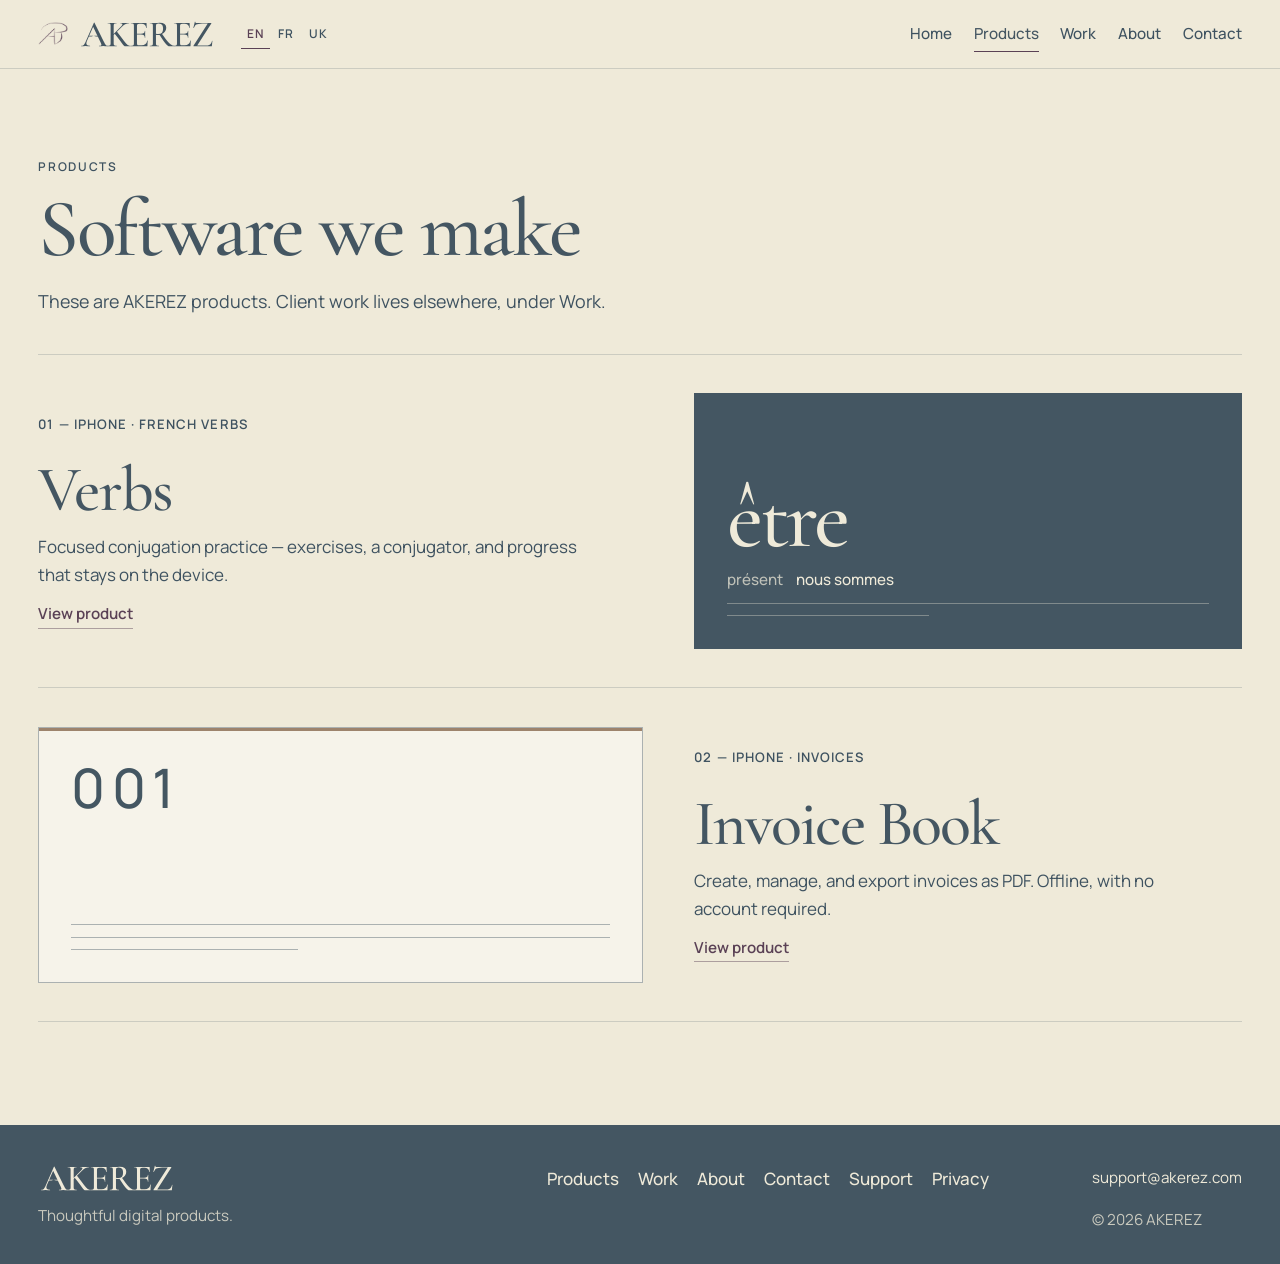
<file: products/index.html>
<!DOCTYPE html>
<html lang="en">
<head>
  <meta charset="utf-8">
  <meta name="viewport" content="width=device-width, initial-scale=1">
  <title>Products — AKEREZ</title>
  <meta name="description" content="Software made by AKEREZ: Verbs and Invoice Book, with room for what comes next.">
  <meta name="theme-color" content="#EFEAD9">
  <link rel="canonical" href="https://akerez.com/products/">
  <meta property="og:type" content="website">
  <meta property="og:site_name" content="AKEREZ">
  <meta property="og:title" content="Products — AKEREZ">
  <meta property="og:description" content="Software made by AKEREZ.">
  <meta property="og:url" content="https://akerez.com/products/">
  <meta property="og:image" content="https://akerez.com/assets/apple-touch-icon.png">
  <meta name="twitter:card" content="summary">
  <link rel="icon" href="/assets/favicon.ico" sizes="any">
  <link rel="icon" type="image/png" href="/assets/favicon-32.png" sizes="32x32">
  <link rel="apple-touch-icon" href="/assets/apple-touch-icon.png">
  <link rel="stylesheet" href="/assets/styles.css">
  <script>
    (function () {
      try {
        var stored = localStorage.getItem("akerez-lang");
        var nav = (navigator.language || "en").toLowerCase();
        var lang = stored || (nav.indexOf("fr") === 0 ? "fr" : nav.indexOf("uk") === 0 ? "uk" : "en");
        if (lang !== "en" && lang !== "fr" && lang !== "uk") lang = "en";
        document.documentElement.lang = lang;
      } catch (e) {}
      document.documentElement.classList.add("js");
    })();
  </script>
</head>
<body data-nav="products" data-title="meta.products.title" data-description="meta.products.desc">
  <a class="skip-link" href="#main" data-i18n="skip">Skip to content</a>
  <header class="site-header">
    <div class="shell site-header__bar">
      <a class="brand" href="/">
        <span class="mark" aria-hidden="true"></span>
        <span class="wordmark" role="img" aria-label="AKEREZ"></span>
      </a>
      <div class="site-header__tools">
        <div class="lang" role="group" data-i18n-aria="lang.label" aria-label="Language">
          <button type="button" data-set-lang="en" lang="en">EN</button>
          <button type="button" data-set-lang="fr" lang="fr">FR</button>
          <button type="button" data-set-lang="uk" lang="uk">UK</button>
        </div>
        <button class="nav-toggle" type="button" aria-expanded="false" aria-controls="site-nav" data-i18n-aria="nav.open" aria-label="Menu">
          <span class="nav-toggle__icon" aria-hidden="true"></span>
        </button>
      </div>
      <nav class="nav" id="site-nav" data-i18n-aria="nav.label" aria-label="Primary">
        <a href="/" data-nav-link="home" data-i18n="nav.home">Home</a>
        <a href="/products/" data-nav-link="products" data-i18n="nav.products">Products</a>
        <a href="/work/" data-nav-link="work" data-i18n="nav.work">Work</a>
        <a href="/about/" data-nav-link="about" data-i18n="nav.about">About</a>
        <a href="/contact/" data-nav-link="contact" data-i18n="nav.contact">Contact</a>
      </nav>
    </div>
  </header>

  <main id="main">
    <header class="shell page-hero">
      <p class="eyebrow" data-i18n="products.kicker">Products</p>
      <h1 data-i18n="products.heading">Software we make</h1>
      <p class="lede" data-i18n="products.pageLede">These are AKEREZ products. Client work lives elsewhere, under Work.</p>
    </header>
    <div class="shell page-end">
      <div data-mount="products" data-layout="feature" data-heading="h2"></div>
    </div>
  </main>

  <footer class="site-footer">
    <div class="shell site-footer__inner">
      <div>
        <span class="wordmark wordmark--light" role="img" aria-label="AKEREZ"></span>
        <p data-i18n="footer.tag">Thoughtful digital products.</p>
      </div>
      <nav aria-label="Footer">
        <a href="/products/" data-i18n="nav.products">Products</a>
        <a href="/work/" data-i18n="nav.work">Work</a>
        <a href="/about/" data-i18n="nav.about">About</a>
        <a href="/contact/" data-i18n="nav.contact">Contact</a>
        <a href="/support/" data-i18n="footer.support">Support</a>
        <a href="/privacy/" data-i18n="footer.privacy">Privacy</a>
      </nav>
      <div class="footer-meta">
        <a href="mailto:support@akerez.com">support@akerez.com</a>
        <p>© <span id="year">2026</span> AKEREZ</p>
      </div>
    </div>
  </footer>
  <script src="/assets/messages.js"></script>
  <script src="/assets/catalog.js"></script>
  <script src="/assets/site.js"></script>
</body>
</html>
</file>
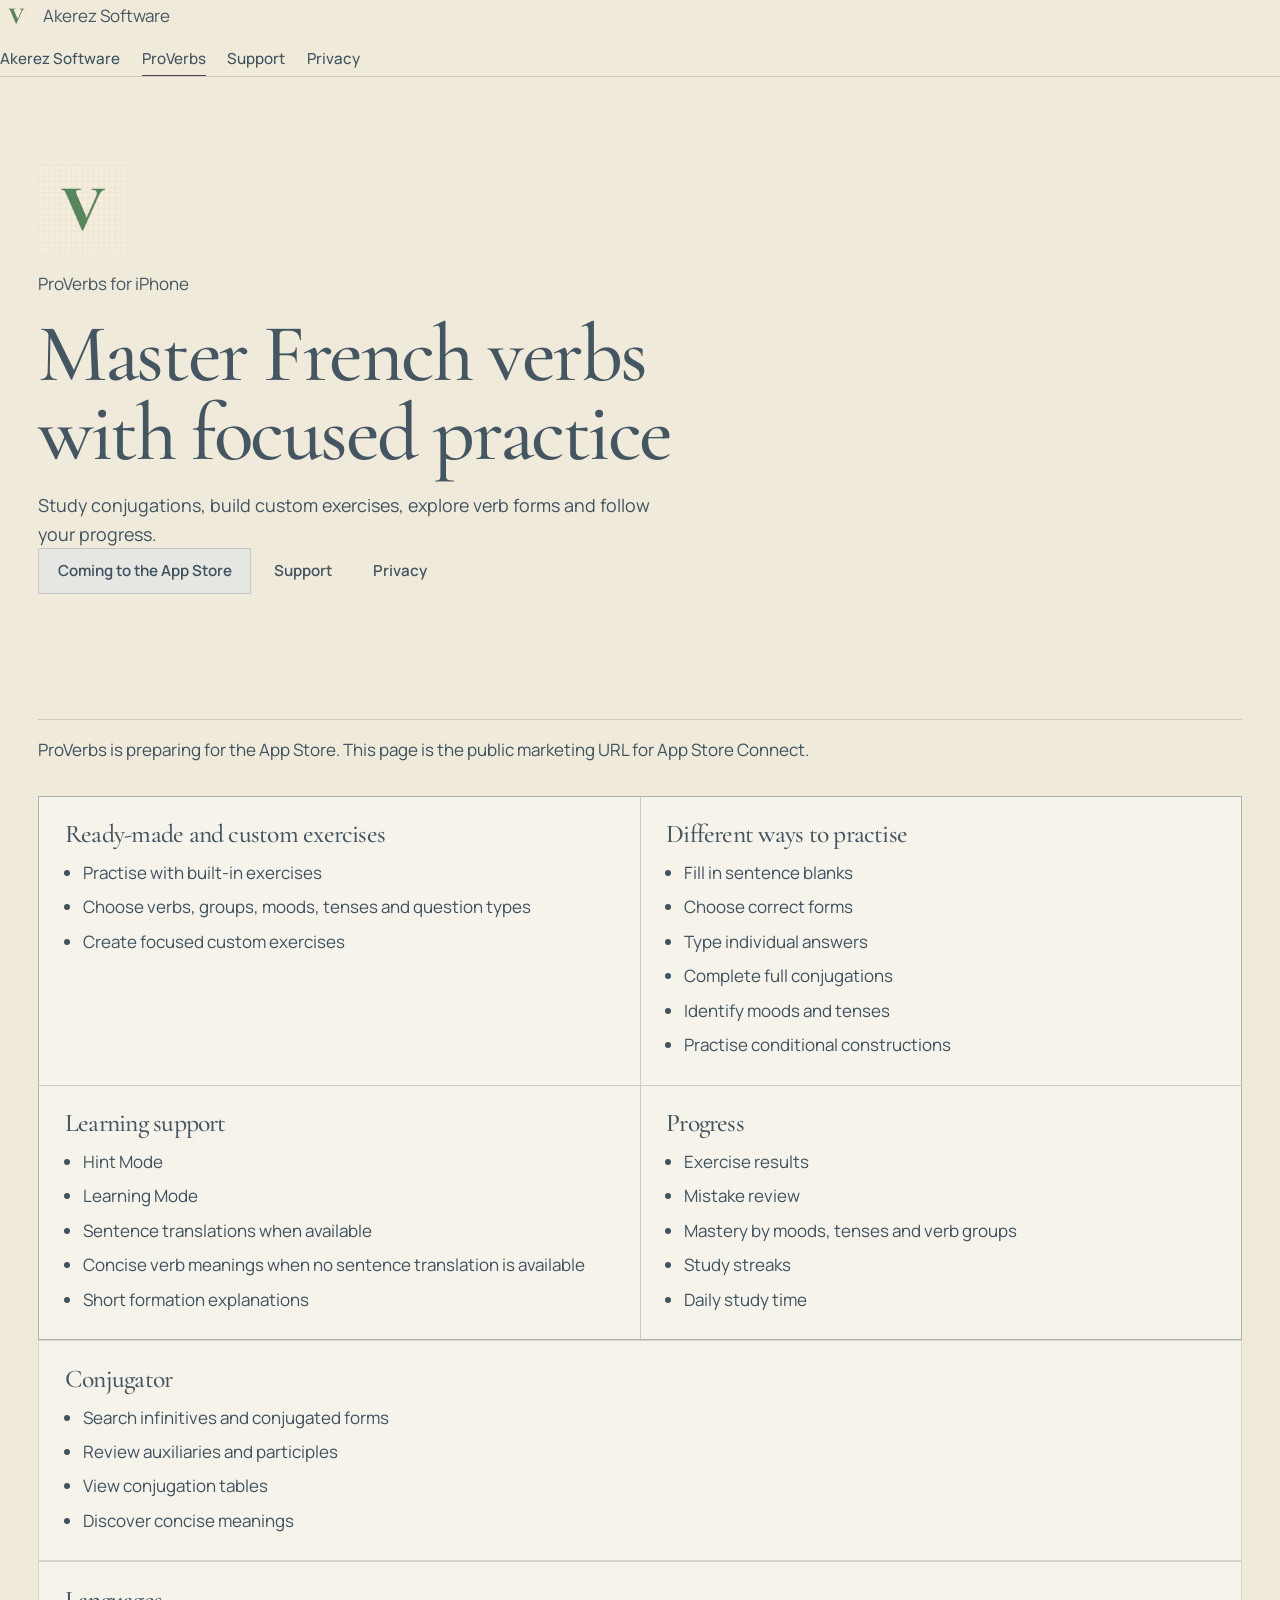
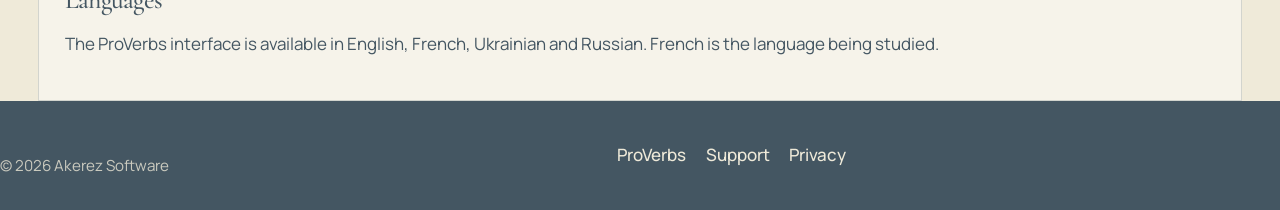
<file: proverbs/index.html>
<!DOCTYPE html>
<html lang="en">
<head>
  <meta charset="utf-8">
  <meta name="viewport" content="width=device-width, initial-scale=1">
  <title>ProVerbs — Master French verbs with focused practice</title>
  <meta name="description" content="ProVerbs helps you study French conjugations with built-in and custom exercises, Hint Mode, Learning Mode, a conjugator, and clear progress tracking. Available in English, French, Ukrainian and Russian.">
  <link rel="canonical" href="https://akerez.com/proverbs/">
  <meta property="og:type" content="website">
  <meta property="og:site_name" content="Akerez Software">
  <meta property="og:title" content="ProVerbs — French verb practice for iPhone">
  <meta property="og:description" content="Study conjugations, build custom exercises, explore verb forms and follow your progress.">
  <meta property="og:url" content="https://akerez.com/proverbs/">
  <meta property="og:image" content="https://akerez.com/assets/app-icon.png">
  <meta name="twitter:card" content="summary">
  <link rel="icon" href="/assets/favicon.ico" sizes="any">
  <link rel="icon" type="image/png" href="/assets/favicon-32.png" sizes="32x32">
  <link rel="apple-touch-icon" href="/assets/apple-touch-icon.png">
  <link rel="stylesheet" href="/assets/styles.css">
  <script type="application/ld+json">
  {
    "@context": "https://schema.org",
    "@type": "SoftwareApplication",
    "name": "ProVerbs",
    "operatingSystem": "iOS",
    "applicationCategory": "EducationalApplication",
    "description": "Master French verbs with focused practice on iPhone.",
    "url": "https://akerez.com/proverbs/",
    "image": "https://akerez.com/assets/app-icon.png",
    "author": {
      "@type": "Organization",
      "name": "Akerez Software",
      "url": "https://akerez.com/"
    }
  }
  </script>
</head>
<body>
  <a class="skip-link" href="#main">Skip to content</a>
  <header class="site-header">
    <div class="site-header__inner">
      <a class="brand" href="/">
        <img class="brand__mark" src="/assets/app-icon.png" width="32" height="32" alt="">
        <span>Akerez Software</span>
      </a>
      <nav class="nav" aria-label="Primary">
        <a href="/">Akerez Software</a>
        <a href="/proverbs/" aria-current="page">ProVerbs</a>
        <a href="/support/">Support</a>
        <a href="/privacy/">Privacy</a>
      </nav>
    </div>
  </header>

  <main id="main" class="shell">
    <section class="hero" aria-labelledby="proverbs-heading">
      <div class="product-card" style="margin-bottom: 1.5rem;">
        <img class="product-card__icon" src="/assets/app-icon.png" width="88" height="88" alt="ProVerbs app icon">
        <div>
          <p class="hero__eyebrow">ProVerbs for iPhone</p>
          <h1 id="proverbs-heading">Master French verbs with focused practice</h1>
          <p class="lede">Study conjugations, build custom exercises, explore verb forms and follow your progress.</p>
          <div class="product-card__actions">
            <!-- Replace href with the public App Store URL when available. -->
            <a id="app-store-link" class="button button--muted" href="#coming-soon" aria-disabled="true">Coming to the App Store</a>
            <a class="button button--ghost" href="/support/">Support</a>
            <a class="button button--ghost" href="/privacy/">Privacy</a>
          </div>
        </div>
      </div>
    </section>

    <p id="coming-soon" class="note">ProVerbs is preparing for the App Store. This page is the public marketing URL for App Store Connect.</p>

    <div class="feature-grid">
      <section class="card" aria-labelledby="feat-exercises">
        <h2 id="feat-exercises">Ready-made and custom exercises</h2>
        <ul class="feature-list">
          <li>Practise with built-in exercises</li>
          <li>Choose verbs, groups, moods, tenses and question types</li>
          <li>Create focused custom exercises</li>
        </ul>
      </section>

      <section class="card" aria-labelledby="feat-practice">
        <h2 id="feat-practice">Different ways to practise</h2>
        <ul class="feature-list">
          <li>Fill in sentence blanks</li>
          <li>Choose correct forms</li>
          <li>Type individual answers</li>
          <li>Complete full conjugations</li>
          <li>Identify moods and tenses</li>
          <li>Practise conditional constructions</li>
        </ul>
      </section>

      <section class="card" aria-labelledby="feat-support">
        <h2 id="feat-support">Learning support</h2>
        <ul class="feature-list">
          <li>Hint Mode</li>
          <li>Learning Mode</li>
          <li>Sentence translations when available</li>
          <li>Concise verb meanings when no sentence translation is available</li>
          <li>Short formation explanations</li>
        </ul>
      </section>

      <section class="card" aria-labelledby="feat-progress">
        <h2 id="feat-progress">Progress</h2>
        <ul class="feature-list">
          <li>Exercise results</li>
          <li>Mistake review</li>
          <li>Mastery by moods, tenses and verb groups</li>
          <li>Study streaks</li>
          <li>Daily study time</li>
        </ul>
      </section>
    </div>

    <section class="section card" aria-labelledby="feat-conjugator">
      <h2 id="feat-conjugator">Conjugator</h2>
      <ul class="feature-list">
        <li>Search infinitives and conjugated forms</li>
        <li>Review auxiliaries and participles</li>
        <li>View conjugation tables</li>
        <li>Discover concise meanings</li>
      </ul>
    </section>

    <section class="section card" aria-labelledby="languages-heading">
      <h2 id="languages-heading">Languages</h2>
      <p>The ProVerbs interface is available in English, French, Ukrainian and Russian. French is the language being studied.</p>
    </section>
  </main>

  <footer class="site-footer">
    <div class="site-footer__inner">
      <p>© 2026 Akerez Software</p>
      <nav aria-label="Footer">
        <a href="/proverbs/">ProVerbs</a>
        <a href="/support/">Support</a>
        <a href="/privacy/">Privacy</a>
      </nav>
    </div>
  </footer>
</body>
</html>
</file>
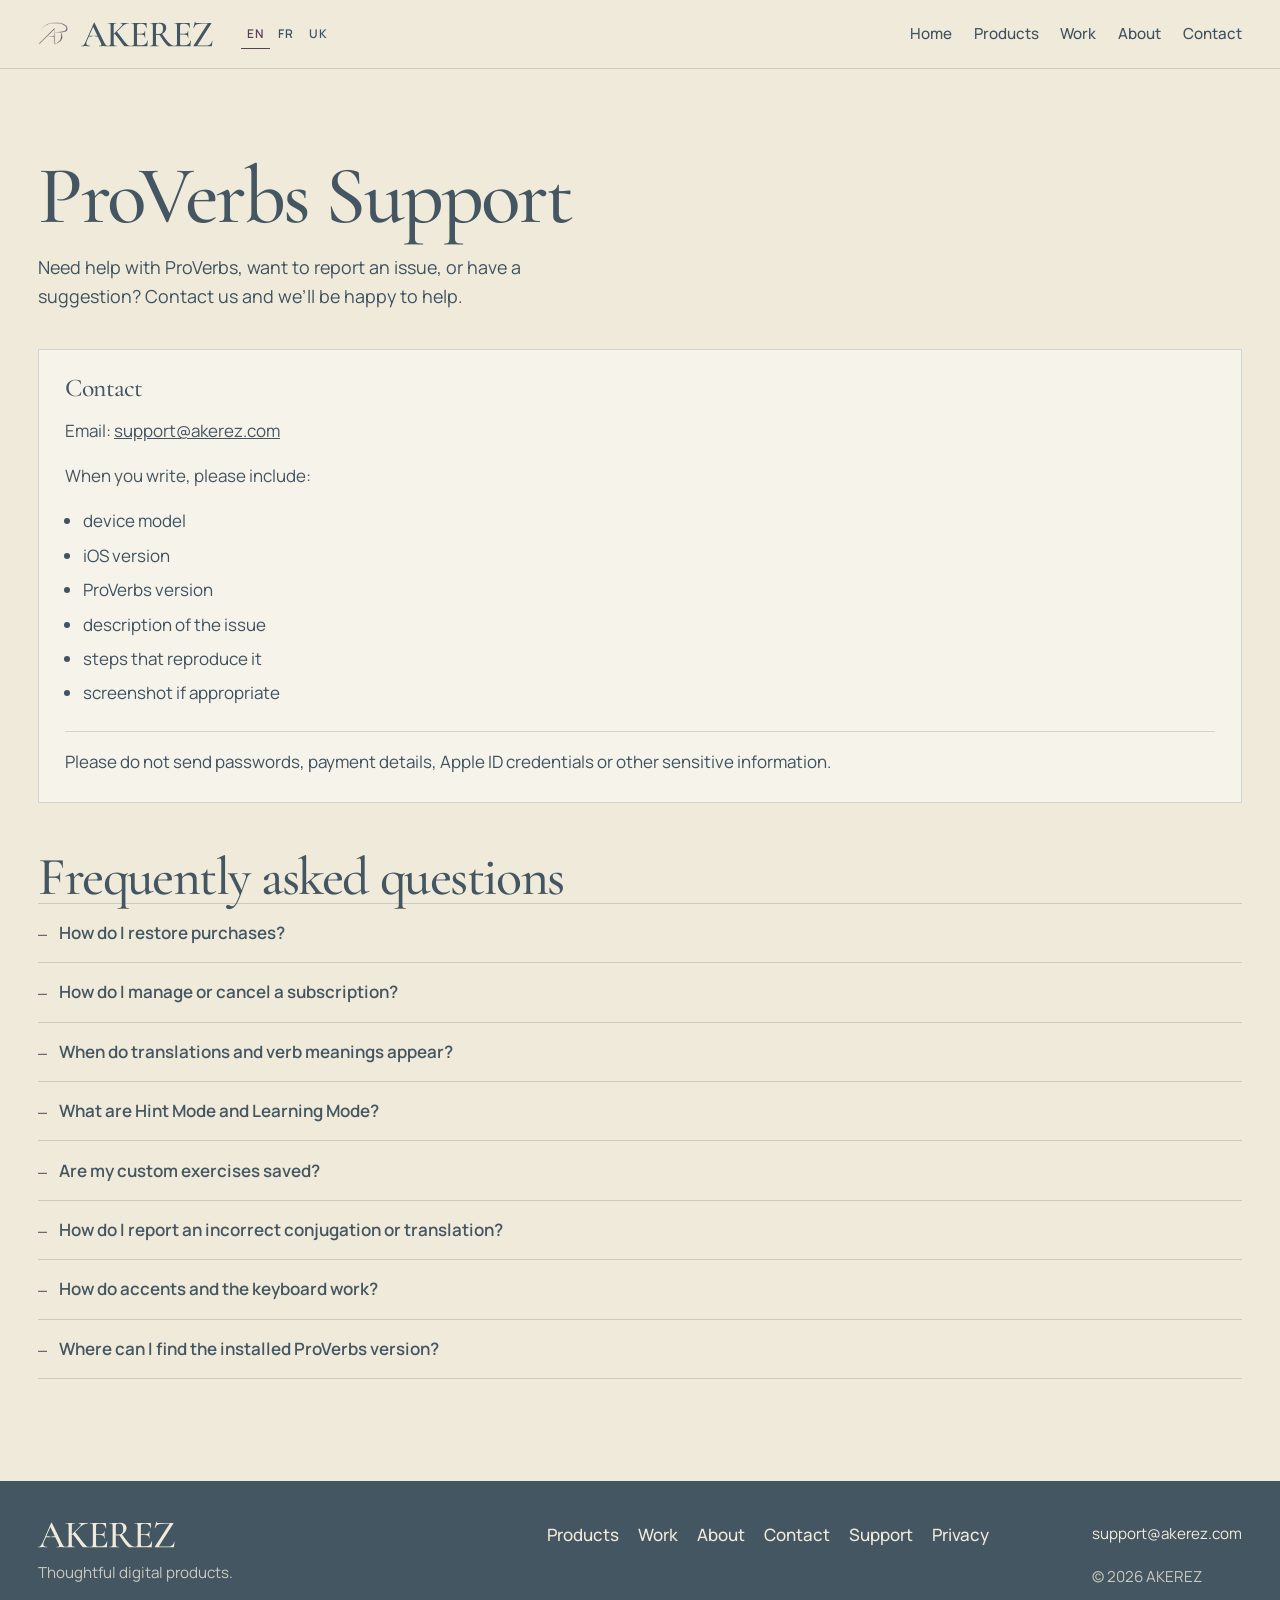
<file: support/index.html>
<!DOCTYPE html>
<html lang="en">
<head>
  <meta charset="utf-8">
  <meta name="viewport" content="width=device-width, initial-scale=1">
  <title>ProVerbs Support — AKEREZ</title>
  <meta name="description" content="Help with ProVerbs: support@akerez.com, purchases, subscriptions, translations, Hint Mode, and Learning Mode.">
  <meta name="theme-color" content="#EFEAD9">
  <link rel="canonical" href="https://akerez.com/support/">
  <meta property="og:type" content="website">
  <meta property="og:site_name" content="AKEREZ">
  <meta property="og:title" content="ProVerbs Support — AKEREZ">
  <meta property="og:description" content="Help with ProVerbs: support@akerez.com, purchases, subscriptions, translations, Hint Mode, and Learning Mode.">
  <meta property="og:url" content="https://akerez.com/support/">
  <meta property="og:image" content="https://akerez.com/assets/apple-touch-icon.png">
  <meta name="twitter:card" content="summary">
  <link rel="icon" href="/assets/favicon.ico" sizes="any">
  <link rel="icon" type="image/png" href="/assets/favicon-32.png" sizes="32x32">
  <link rel="apple-touch-icon" href="/assets/apple-touch-icon.png">
  <link rel="stylesheet" href="/assets/styles.css">
  <script>
    (function () {
      try {
        var stored = localStorage.getItem("akerez-lang");
        var nav = (navigator.language || "en").toLowerCase();
        var lang = stored || (nav.indexOf("fr") === 0 ? "fr" : nav.indexOf("uk") === 0 ? "uk" : "en");
        if (lang !== "en" && lang !== "fr" && lang !== "uk") lang = "en";
        document.documentElement.lang = lang;
      } catch (e) {}
      document.documentElement.classList.add("js");
    })();
  </script>
</head>
<body data-nav="" data-title="meta.support.title" data-description="meta.support.desc">
  <a class="skip-link" href="#main" data-i18n="skip">Skip to content</a>
  <header class="site-header">
    <div class="shell site-header__bar">
      <a class="brand" href="/">
        <span class="mark" aria-hidden="true"></span>
        <span class="wordmark" role="img" aria-label="AKEREZ"></span>
      </a>
      <div class="site-header__tools">
        <div class="lang" role="group" data-i18n-aria="lang.label" aria-label="Language">
          <button type="button" data-set-lang="en" lang="en">EN</button>
          <button type="button" data-set-lang="fr" lang="fr">FR</button>
          <button type="button" data-set-lang="uk" lang="uk">UK</button>
        </div>
        <button class="nav-toggle" type="button" aria-expanded="false" aria-controls="site-nav" data-i18n-aria="nav.open" aria-label="Menu">
          <span class="nav-toggle__icon" aria-hidden="true"></span>
        </button>
      </div>
      <nav class="nav" id="site-nav" data-i18n-aria="nav.label" aria-label="Primary">
        <a href="/" data-nav-link="home" data-i18n="nav.home">Home</a>
        <a href="/products/" data-nav-link="products" data-i18n="nav.products">Products</a>
        <a href="/work/" data-nav-link="work" data-i18n="nav.work">Work</a>
        <a href="/about/" data-nav-link="about" data-i18n="nav.about">About</a>
        <a href="/contact/" data-nav-link="contact" data-i18n="nav.contact">Contact</a>
      </nav>
    </div>
  </header>

  <main id="main">
    <header class="shell page-hero">
      <h1 data-i18n="supportPage.heading">ProVerbs Support</h1>
      <p class="lede" data-i18n="supportPage.lede">Need help with ProVerbs, want to report an issue, or have a suggestion? Contact us and we’ll be happy to help.</p>
    </header>
    <div class="shell page-end stack">
      <section class="card" aria-labelledby="contact-heading">
        <h2 id="contact-heading" data-i18n="supportPage.contact">Contact</h2>
        <p>
          <span data-i18n="supportPage.emailLead">Email</span>:
          <a href="mailto:support@akerez.com?subject=ProVerbs%20Support%20Request">support@akerez.com</a>
        </p>
        <p data-i18n="supportPage.include">When you write, please include:</p>
        <ul class="feature-list" data-i18n-list="supportPage.includeItems">
          <li>device model</li>
          <li>iOS version</li>
          <li>ProVerbs version</li>
          <li>description of the issue</li>
          <li>steps that reproduce it</li>
          <li>screenshot if appropriate</li>
        </ul>
        <p class="note" data-i18n="supportPage.sensitive">Please do not send passwords, payment details, Apple ID credentials or other sensitive information.</p>
      </section>
      <section aria-labelledby="faq-heading">
        <h2 id="faq-heading" data-i18n="supportPage.faq">Frequently asked questions</h2>
        <div class="faq">
          <details>
            <summary data-i18n="supportPage.q1">How do I restore purchases?</summary>
            <p data-i18n="supportPage.a1">If ProVerbs offers an Apple subscription on your device, open Settings in the app and use Restore Purchases. Apple verifies your purchases with your Apple ID. Purchases are managed by Apple, not by AKEREZ.</p>
          </details>
          <details>
            <summary data-i18n="supportPage.q2">How do I manage or cancel a subscription?</summary>
            <p><span data-i18n="supportPage.a2">Subscriptions purchased through Apple are managed in your Apple ID settings.</span>
              <a href="https://apps.apple.com/account/subscriptions" rel="noopener noreferrer" data-i18n="supportPage.a2link">Manage Apple subscriptions</a>.
            </p>
          </details>
          <details>
            <summary data-i18n="supportPage.q3">When do translations and verb meanings appear?</summary>
            <p data-i18n="supportPage.a3">During practice, ProVerbs prefers a sentence translation when one is available for that prompt. If no sentence translation is available, it may show a concise verb meaning instead. Meanings and translations follow your selected interface language when present in the app’s offline content.</p>
          </details>
          <details>
            <summary data-i18n="supportPage.q4">What are Hint Mode and Learning Mode?</summary>
            <p data-i18n="supportPage.a4">Hint Mode can assist while you type and tracks assisted answers separately from fully unassisted ones. Learning Mode can bring incorrect or skipped questions back for extra practice so you can strengthen weak forms without inflating the initial-round score.</p>
          </details>
          <details>
            <summary data-i18n="supportPage.q5">Are my custom exercises saved?</summary>
            <p data-i18n="supportPage.a5">Yes. Custom exercises and practice progress are stored on your device. Uninstalling the app, or clearing its data, removes locally stored exercises and statistics.</p>
          </details>
          <details>
            <summary data-i18n="supportPage.q6">How do I report an incorrect conjugation or translation?</summary>
            <p>
              <span data-i18n="supportPage.a6">Email support@akerez.com with the verb, mood and tense (or the sentence), what the app showed, and what you expected. Screenshots help.</span>
              <a href="mailto:support@akerez.com?subject=ProVerbs%20Content%20Report">support@akerez.com</a>
            </p>
          </details>
          <details>
            <summary data-i18n="supportPage.q7">How do accents and the keyboard work?</summary>
            <p data-i18n="supportPage.a7">When a text answer field is focused, ProVerbs can show a French accent toolbar above the keyboard. You can also use your device’s French keyboard. Tapping empty space in the practice card can dismiss the keyboard without clearing what you already typed.</p>
          </details>
          <details>
            <summary data-i18n="supportPage.q8">Where can I find the installed ProVerbs version?</summary>
            <p data-i18n="supportPage.a8">Open ProVerbs, then the app menu, then Settings. The About section shows the installed version. You can also check iPhone Settings, General, iPhone Storage, ProVerbs. Include that version number in support emails.</p>
          </details>
        </div>
      </section>
    </div>
  </main>

  <footer class="site-footer">
    <div class="shell site-footer__inner">
      <div>
        <span class="wordmark wordmark--light" role="img" aria-label="AKEREZ"></span>
        <p data-i18n="footer.tag">Thoughtful digital products.</p>
      </div>
      <nav aria-label="Footer">
        <a href="/products/" data-i18n="nav.products">Products</a>
        <a href="/work/" data-i18n="nav.work">Work</a>
        <a href="/about/" data-i18n="nav.about">About</a>
        <a href="/contact/" data-i18n="nav.contact">Contact</a>
        <a href="/support/" data-i18n="footer.support">Support</a>
        <a href="/privacy/" data-i18n="footer.privacy">Privacy</a>
      </nav>
      <div class="footer-meta">
        <a href="mailto:support@akerez.com">support@akerez.com</a>
        <p>© <span id="year">2026</span> AKEREZ</p>
      </div>
    </div>
  </footer>
  <script src="/assets/messages.js"></script>
  <script src="/assets/catalog.js"></script>
  <script src="/assets/site.js"></script>
</body>
</html>
</file>
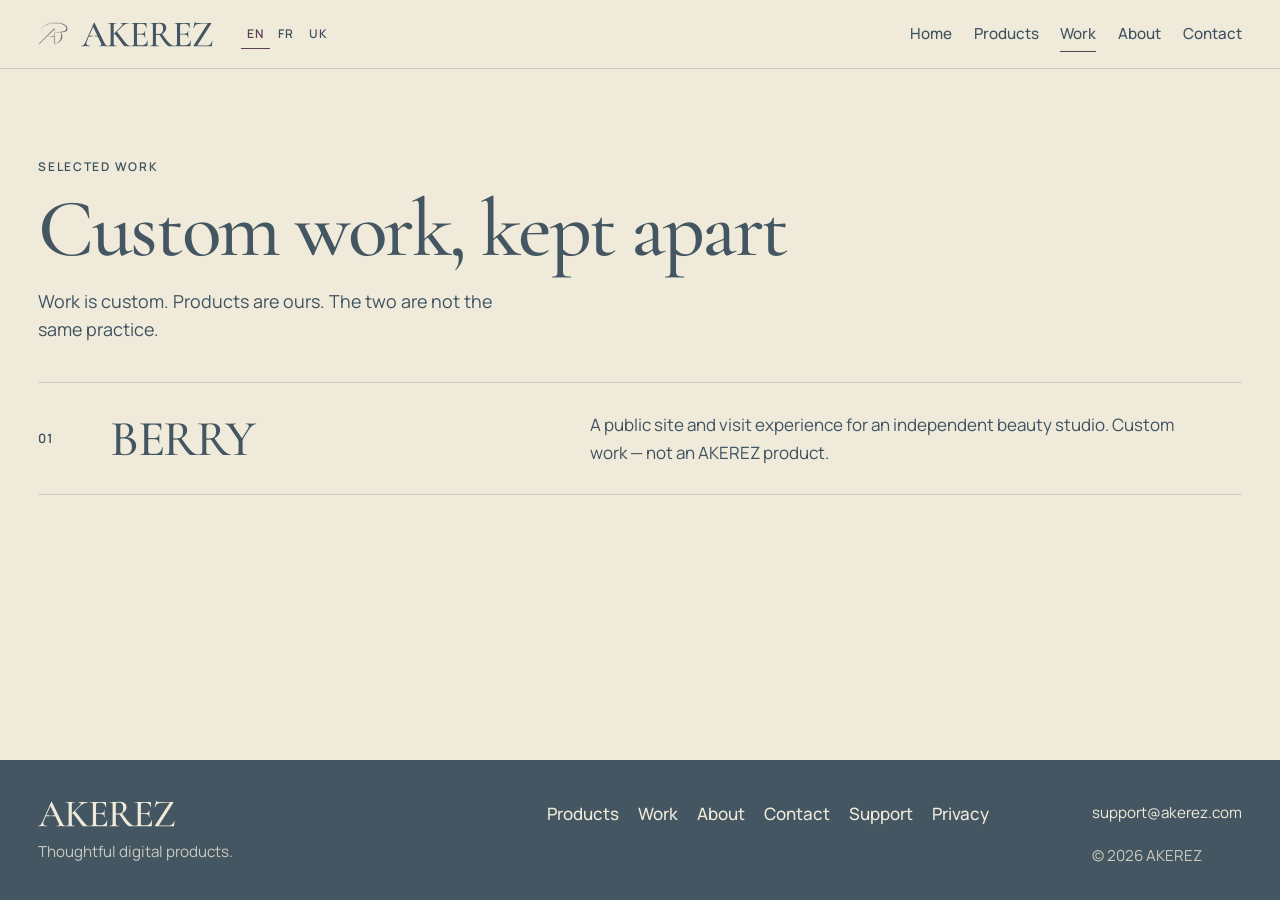
<file: work/index.html>
<!DOCTYPE html>
<html lang="en">
<head>
  <meta charset="utf-8">
  <meta name="viewport" content="width=device-width, initial-scale=1">
  <title>Selected work — AKEREZ</title>
  <meta name="description" content="Custom projects by AKEREZ, kept separate from AKEREZ products. Including BERRY.">
  <meta name="theme-color" content="#EFEAD9">
  <link rel="canonical" href="https://akerez.com/work/">
  <meta property="og:type" content="website">
  <meta property="og:site_name" content="AKEREZ">
  <meta property="og:title" content="Selected work — AKEREZ">
  <meta property="og:description" content="Custom projects by AKEREZ, kept separate from AKEREZ products. Including BERRY.">
  <meta property="og:url" content="https://akerez.com/work/">
  <meta property="og:image" content="https://akerez.com/assets/apple-touch-icon.png">
  <meta name="twitter:card" content="summary">
  <link rel="icon" href="/assets/favicon.ico" sizes="any">
  <link rel="icon" type="image/png" href="/assets/favicon-32.png" sizes="32x32">
  <link rel="apple-touch-icon" href="/assets/apple-touch-icon.png">
  <link rel="stylesheet" href="/assets/styles.css">
  <script>
    (function () {
      try {
        var stored = localStorage.getItem("akerez-lang");
        var nav = (navigator.language || "en").toLowerCase();
        var lang = stored || (nav.indexOf("fr") === 0 ? "fr" : nav.indexOf("uk") === 0 ? "uk" : "en");
        if (lang !== "en" && lang !== "fr" && lang !== "uk") lang = "en";
        document.documentElement.lang = lang;
      } catch (e) {}
      document.documentElement.classList.add("js");
    })();
  </script>
</head>
<body data-nav="work" data-title="meta.work.title" data-description="meta.work.desc">
  <a class="skip-link" href="#main" data-i18n="skip">Skip to content</a>
  <header class="site-header">
    <div class="shell site-header__bar">
      <a class="brand" href="/">
        <span class="mark" aria-hidden="true"></span>
        <span class="wordmark" role="img" aria-label="AKEREZ"></span>
      </a>
      <div class="site-header__tools">
        <div class="lang" role="group" data-i18n-aria="lang.label" aria-label="Language">
          <button type="button" data-set-lang="en" lang="en">EN</button>
          <button type="button" data-set-lang="fr" lang="fr">FR</button>
          <button type="button" data-set-lang="uk" lang="uk">UK</button>
        </div>
        <button class="nav-toggle" type="button" aria-expanded="false" aria-controls="site-nav" data-i18n-aria="nav.open" aria-label="Menu">
          <span class="nav-toggle__icon" aria-hidden="true"></span>
        </button>
      </div>
      <nav class="nav" id="site-nav" data-i18n-aria="nav.label" aria-label="Primary">
        <a href="/" data-nav-link="home" data-i18n="nav.home">Home</a>
        <a href="/products/" data-nav-link="products" data-i18n="nav.products">Products</a>
        <a href="/work/" data-nav-link="work" data-i18n="nav.work">Work</a>
        <a href="/about/" data-nav-link="about" data-i18n="nav.about">About</a>
        <a href="/contact/" data-nav-link="contact" data-i18n="nav.contact">Contact</a>
      </nav>
    </div>
  </header>

  <main id="main">
    <header class="shell page-hero">
      <p class="eyebrow" data-i18n="work.kicker">Selected work</p>
      <h1 data-i18n="work.heading">Custom work, kept apart</h1>
      <p class="lede" data-i18n="work.pageLede">Work is custom. Products are ours. The two are not the same practice.</p>
    </header>
    <div class="shell page-end work-block">
      <div class="index-list" data-mount="work" data-layout="index" data-heading="h2">
        <article class="index-row">
          <a class="index-row__link" href="/work/berry/">
            <span class="index-row__num">01</span>
            <h2 class="index-row__name">BERRY</h2>
            <span class="index-row__summary">A public site and visit experience for an independent beauty studio. Custom work — not an AKEREZ product.</span>
            <span class="index-row__meta">Montréal · Studio</span>
          </a>
        </article>
      </div>
    </div>
  </main>

  <footer class="site-footer">
    <div class="shell site-footer__inner">
      <div>
        <span class="wordmark wordmark--light" role="img" aria-label="AKEREZ"></span>
        <p data-i18n="footer.tag">Thoughtful digital products.</p>
      </div>
      <nav aria-label="Footer">
        <a href="/products/" data-i18n="nav.products">Products</a>
        <a href="/work/" data-i18n="nav.work">Work</a>
        <a href="/about/" data-i18n="nav.about">About</a>
        <a href="/contact/" data-i18n="nav.contact">Contact</a>
        <a href="/support/" data-i18n="footer.support">Support</a>
        <a href="/privacy/" data-i18n="footer.privacy">Privacy</a>
      </nav>
      <div class="footer-meta">
        <a href="mailto:support@akerez.com">support@akerez.com</a>
        <p>© <span id="year">2026</span> AKEREZ</p>
      </div>
    </div>
  </footer>
  <script src="/assets/messages.js"></script>
  <script src="/assets/catalog.js"></script>
  <script src="/assets/site.js"></script>
</body>
</html>
</file>
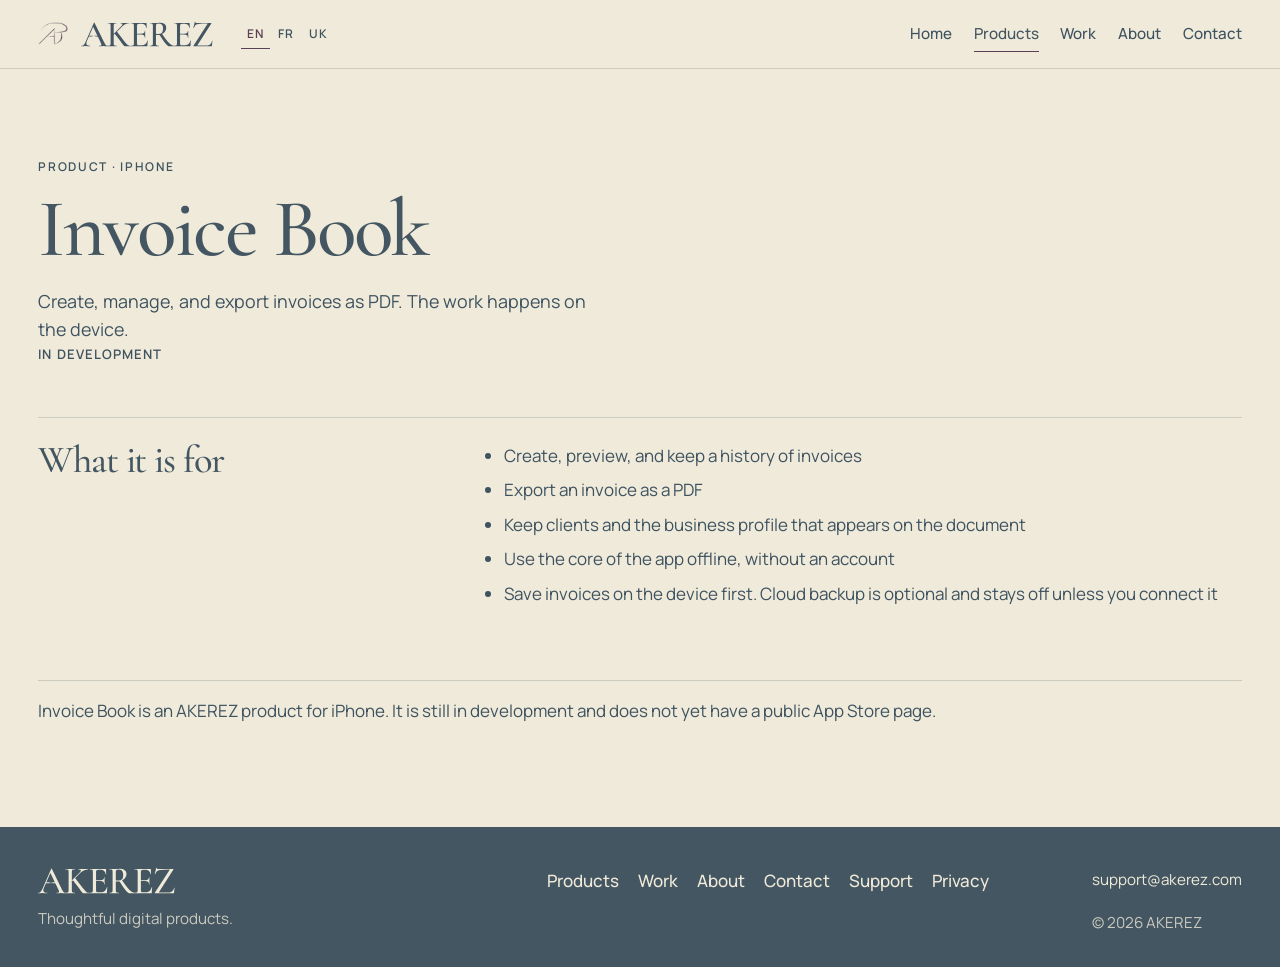
<file: products/invoice-book/index.html>
<!DOCTYPE html>
<html lang="en">
<head>
  <meta charset="utf-8">
  <meta name="viewport" content="width=device-width, initial-scale=1">
  <title>Invoice Book — AKEREZ</title>
  <meta name="description" content="Invoice Book is an offline iPhone app from AKEREZ for creating, managing, and exporting invoices as PDF.">
  <meta name="theme-color" content="#EFEAD9">
  <link rel="canonical" href="https://akerez.com/products/invoice-book/">
  <meta property="og:type" content="website">
  <meta property="og:site_name" content="AKEREZ">
  <meta property="og:title" content="Invoice Book — AKEREZ">
  <meta property="og:description" content="Invoice Book is an offline iPhone app from AKEREZ for creating, managing, and exporting invoices as PDF.">
  <meta property="og:url" content="https://akerez.com/products/invoice-book/">
  <meta property="og:image" content="https://akerez.com/assets/apple-touch-icon.png">
  <meta name="twitter:card" content="summary">
  <link rel="icon" href="/assets/favicon.ico" sizes="any">
  <link rel="icon" type="image/png" href="/assets/favicon-32.png" sizes="32x32">
  <link rel="apple-touch-icon" href="/assets/apple-touch-icon.png">
  <link rel="stylesheet" href="/assets/styles.css">
  <script>
    (function () {
      try {
        var stored = localStorage.getItem("akerez-lang");
        var nav = (navigator.language || "en").toLowerCase();
        var lang = stored || (nav.indexOf("fr") === 0 ? "fr" : nav.indexOf("uk") === 0 ? "uk" : "en");
        if (lang !== "en" && lang !== "fr" && lang !== "uk") lang = "en";
        document.documentElement.lang = lang;
      } catch (e) {}
      document.documentElement.classList.add("js");
    })();
  </script>
</head>
<body data-nav="products" data-title="meta.invoice.title" data-description="meta.invoice.desc">
  <a class="skip-link" href="#main" data-i18n="skip">Skip to content</a>
  <header class="site-header">
    <div class="shell site-header__bar">
      <a class="brand" href="/">
        <span class="mark" aria-hidden="true"></span>
        <span class="wordmark" role="img" aria-label="AKEREZ"></span>
      </a>
      <div class="site-header__tools">
        <div class="lang" role="group" data-i18n-aria="lang.label" aria-label="Language">
          <button type="button" data-set-lang="en" lang="en">EN</button>
          <button type="button" data-set-lang="fr" lang="fr">FR</button>
          <button type="button" data-set-lang="uk" lang="uk">UK</button>
        </div>
        <button class="nav-toggle" type="button" aria-expanded="false" aria-controls="site-nav" data-i18n-aria="nav.open" aria-label="Menu">
          <span class="nav-toggle__icon" aria-hidden="true"></span>
        </button>
      </div>
      <nav class="nav" id="site-nav" data-i18n-aria="nav.label" aria-label="Primary">
        <a href="/" data-nav-link="home" data-i18n="nav.home">Home</a>
        <a href="/products/" data-nav-link="products" data-i18n="nav.products">Products</a>
        <a href="/work/" data-nav-link="work" data-i18n="nav.work">Work</a>
        <a href="/about/" data-nav-link="about" data-i18n="nav.about">About</a>
        <a href="/contact/" data-nav-link="contact" data-i18n="nav.contact">Contact</a>
      </nav>
    </div>
  </header>

  <main id="main">
    <header class="shell page-hero">
      <p class="eyebrow" data-i18n="invoice.kicker">Product · iPhone</p>
      <h1 data-i18n="invoice.heading">Invoice Book</h1>
      <p class="lede" data-i18n="invoice.lede">Create, manage, and export invoices as PDF. The work happens on the device.</p>
      <p class="meta-line" data-i18n="invoice.status">In development</p>
    </header>
    <div class="shell stack page-end">
      <section class="split" aria-labelledby="invoice-points">
        <h2 id="invoice-points" data-i18n="invoice.pointsTitle">What it is for</h2>
        <ul class="feature-list" data-i18n-list="invoice.points">
          <li>Create, preview, and keep a history of invoices</li>
          <li>Export an invoice as a PDF</li>
          <li>Keep clients and the business profile that appears on the document</li>
          <li>Use the core of the app offline, without an account</li>
          <li>Save invoices on the device first. Cloud backup is optional and stays off unless you connect it</li>
        </ul>
      </section>
      <p class="note" data-i18n="invoice.note">Invoice Book is an AKEREZ product for iPhone. It is still in development and does not yet have a public App Store page.</p>
    </div>
  </main>

  <footer class="site-footer">
    <div class="shell site-footer__inner">
      <div>
        <span class="wordmark wordmark--light" role="img" aria-label="AKEREZ"></span>
        <p data-i18n="footer.tag">Thoughtful digital products.</p>
      </div>
      <nav aria-label="Footer">
        <a href="/products/" data-i18n="nav.products">Products</a>
        <a href="/work/" data-i18n="nav.work">Work</a>
        <a href="/about/" data-i18n="nav.about">About</a>
        <a href="/contact/" data-i18n="nav.contact">Contact</a>
        <a href="/support/" data-i18n="footer.support">Support</a>
        <a href="/privacy/" data-i18n="footer.privacy">Privacy</a>
      </nav>
      <div class="footer-meta">
        <a href="mailto:support@akerez.com">support@akerez.com</a>
        <p>© <span id="year">2026</span> AKEREZ</p>
      </div>
    </div>
  </footer>
  <script src="/assets/messages.js"></script>
  <script src="/assets/catalog.js"></script>
  <script src="/assets/site.js"></script>
</body>
</html>
</file>
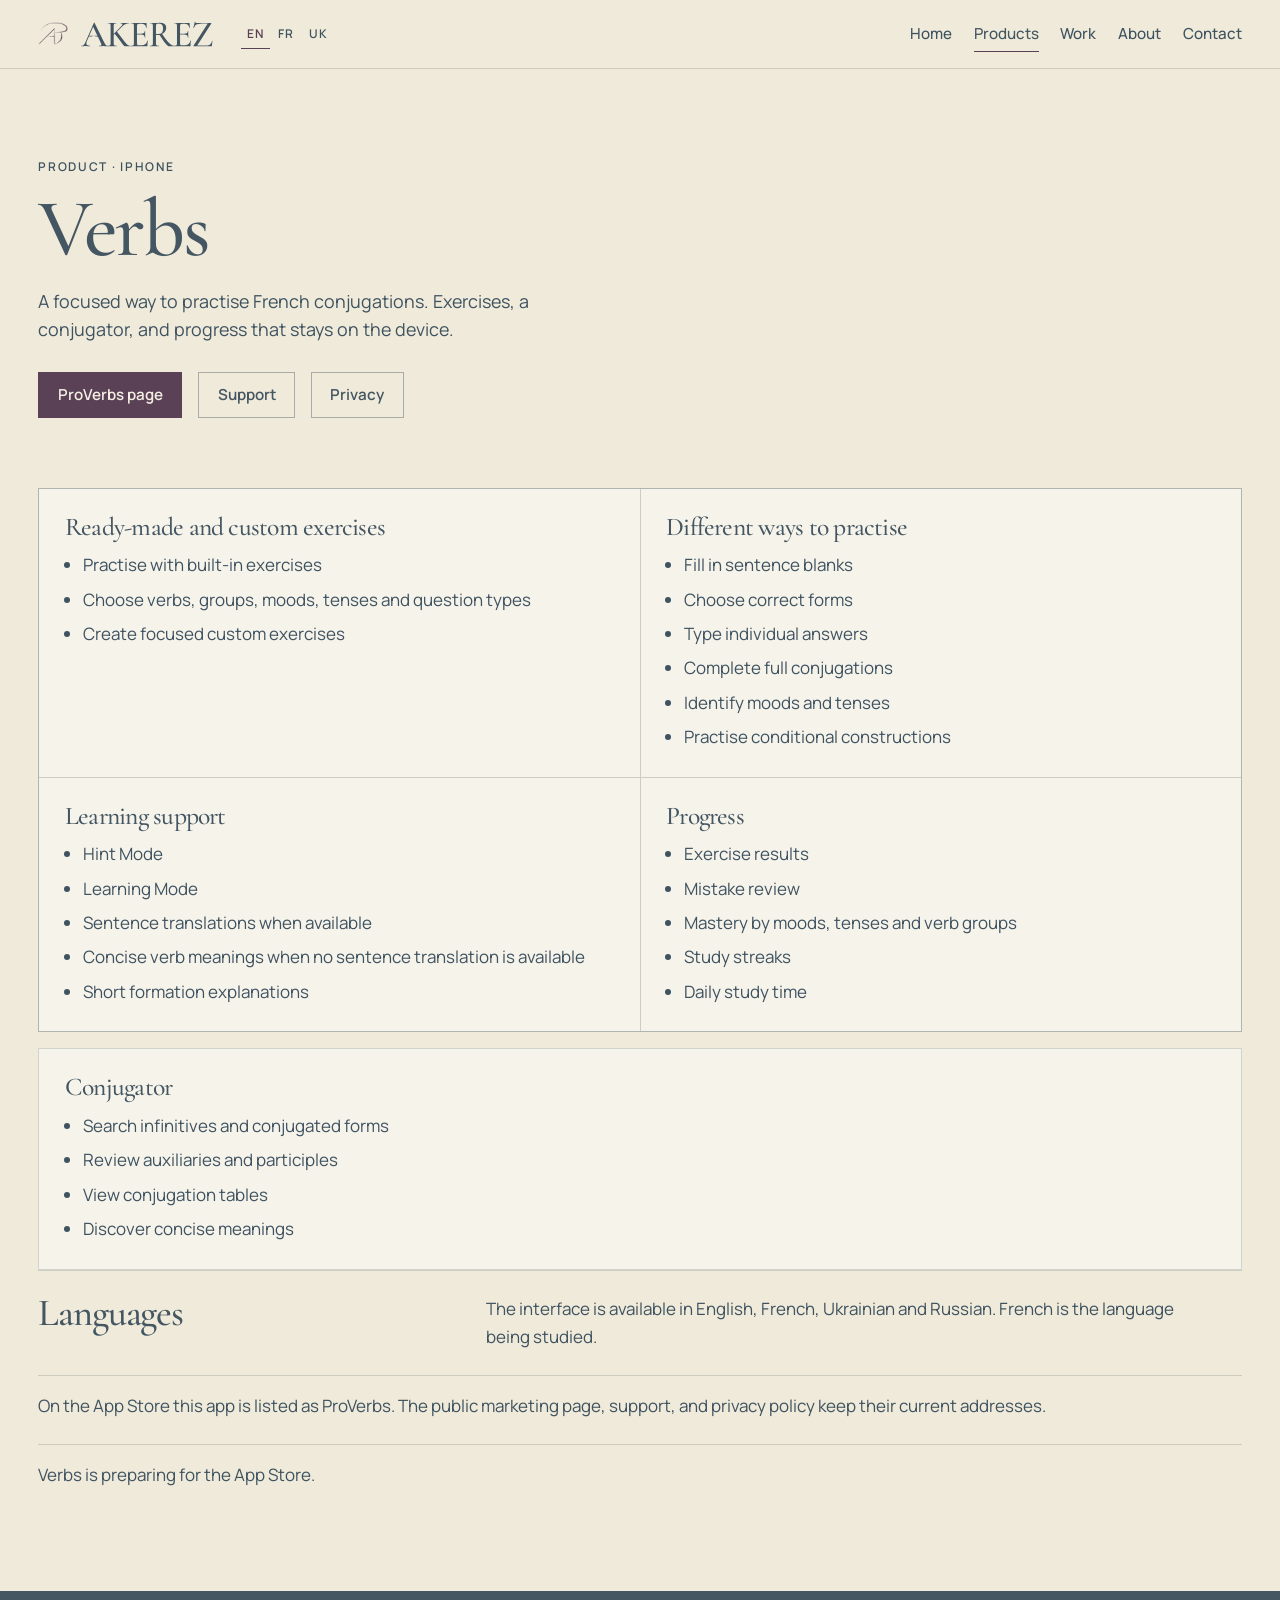
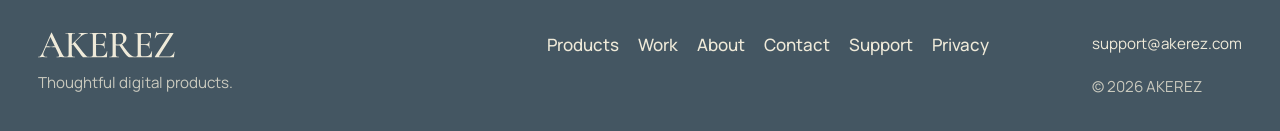
<file: products/verbs/index.html>
<!DOCTYPE html>
<html lang="en">
<head>
  <meta charset="utf-8">
  <meta name="viewport" content="width=device-width, initial-scale=1">
  <title>Verbs — AKEREZ</title>
  <meta name="description" content="Verbs is AKEREZ’s French conjugation app for iPhone. Exercises, a conjugator, and progress kept on the device.">
  <meta name="theme-color" content="#EFEAD9">
  <link rel="canonical" href="https://akerez.com/products/verbs/">
  <meta property="og:type" content="website">
  <meta property="og:site_name" content="AKEREZ">
  <meta property="og:title" content="Verbs — AKEREZ">
  <meta property="og:description" content="Verbs is AKEREZ’s French conjugation app for iPhone. Exercises, a conjugator, and progress kept on the device.">
  <meta property="og:url" content="https://akerez.com/products/verbs/">
  <meta property="og:image" content="https://akerez.com/assets/apple-touch-icon.png">
  <meta name="twitter:card" content="summary">
  <link rel="icon" href="/assets/favicon.ico" sizes="any">
  <link rel="icon" type="image/png" href="/assets/favicon-32.png" sizes="32x32">
  <link rel="apple-touch-icon" href="/assets/apple-touch-icon.png">
  <link rel="stylesheet" href="/assets/styles.css">
  <script>
    (function () {
      try {
        var stored = localStorage.getItem("akerez-lang");
        var nav = (navigator.language || "en").toLowerCase();
        var lang = stored || (nav.indexOf("fr") === 0 ? "fr" : nav.indexOf("uk") === 0 ? "uk" : "en");
        if (lang !== "en" && lang !== "fr" && lang !== "uk") lang = "en";
        document.documentElement.lang = lang;
      } catch (e) {}
      document.documentElement.classList.add("js");
    })();
  </script>
</head>
<body data-nav="products" data-title="meta.verbs.title" data-description="meta.verbs.desc">
  <a class="skip-link" href="#main" data-i18n="skip">Skip to content</a>
  <header class="site-header">
    <div class="shell site-header__bar">
      <a class="brand" href="/">
        <span class="mark" aria-hidden="true"></span>
        <span class="wordmark" role="img" aria-label="AKEREZ"></span>
      </a>
      <div class="site-header__tools">
        <div class="lang" role="group" data-i18n-aria="lang.label" aria-label="Language">
          <button type="button" data-set-lang="en" lang="en">EN</button>
          <button type="button" data-set-lang="fr" lang="fr">FR</button>
          <button type="button" data-set-lang="uk" lang="uk">UK</button>
        </div>
        <button class="nav-toggle" type="button" aria-expanded="false" aria-controls="site-nav" data-i18n-aria="nav.open" aria-label="Menu">
          <span class="nav-toggle__icon" aria-hidden="true"></span>
        </button>
      </div>
      <nav class="nav" id="site-nav" data-i18n-aria="nav.label" aria-label="Primary">
        <a href="/" data-nav-link="home" data-i18n="nav.home">Home</a>
        <a href="/products/" data-nav-link="products" data-i18n="nav.products">Products</a>
        <a href="/work/" data-nav-link="work" data-i18n="nav.work">Work</a>
        <a href="/about/" data-nav-link="about" data-i18n="nav.about">About</a>
        <a href="/contact/" data-nav-link="contact" data-i18n="nav.contact">Contact</a>
      </nav>
    </div>
  </header>

  <main id="main">
    <header class="shell page-hero">
      <p class="eyebrow" data-i18n="verbs.kicker">Product · iPhone</p>
      <h1 data-i18n="verbs.heading">Verbs</h1>
      <p class="lede" data-i18n="verbs.lede">A focused way to practise French conjugations. Exercises, a conjugator, and progress that stays on the device.</p>
      <div class="cluster">
        <a class="button button--primary" href="/proverbs/" data-i18n="verbs.storeLink">ProVerbs page</a>
        <a class="button button--quiet" href="/support/" data-i18n="verbs.support">Support</a>
        <a class="button button--quiet" href="/privacy/" data-i18n="verbs.privacy">Privacy</a>
      </div>
    </header>
    <div class="shell page-end">
      <div class="feature-grid">
        <section class="card" aria-labelledby="verbs-exercises">
          <h2 id="verbs-exercises" data-i18n="verbs.exercisesTitle">Ready-made and custom exercises</h2>
          <ul class="feature-list" data-i18n-list="verbs.exercises">
            <li>Practise with built-in exercises</li>
            <li>Choose verbs, groups, moods, tenses and question types</li>
            <li>Create focused custom exercises</li>
          </ul>
        </section>
        <section class="card" aria-labelledby="verbs-practice">
          <h2 id="verbs-practice" data-i18n="verbs.practiceTitle">Different ways to practise</h2>
          <ul class="feature-list" data-i18n-list="verbs.practice">
            <li>Fill in sentence blanks</li>
            <li>Choose correct forms</li>
            <li>Type individual answers</li>
            <li>Complete full conjugations</li>
            <li>Identify moods and tenses</li>
            <li>Practise conditional constructions</li>
          </ul>
        </section>
        <section class="card" aria-labelledby="verbs-learning">
          <h2 id="verbs-learning" data-i18n="verbs.supportTitle">Learning support</h2>
          <ul class="feature-list" data-i18n-list="verbs.learning">
            <li>Hint Mode</li>
            <li>Learning Mode</li>
            <li>Sentence translations when available</li>
            <li>Concise verb meanings when no sentence translation is available</li>
            <li>Short formation explanations</li>
          </ul>
        </section>
        <section class="card" aria-labelledby="verbs-progress">
          <h2 id="verbs-progress" data-i18n="verbs.progressTitle">Progress</h2>
          <ul class="feature-list" data-i18n-list="verbs.progress">
            <li>Exercise results</li>
            <li>Mistake review</li>
            <li>Mastery by moods, tenses and verb groups</li>
            <li>Study streaks</li>
            <li>Daily study time</li>
          </ul>
        </section>
      </div>
      <section class="card card--follow" aria-labelledby="verbs-conjugator">
        <h2 id="verbs-conjugator" data-i18n="verbs.conjugatorTitle">Conjugator</h2>
        <ul class="feature-list" data-i18n-list="verbs.conjugator">
          <li>Search infinitives and conjugated forms</li>
          <li>Review auxiliaries and participles</li>
          <li>View conjugation tables</li>
          <li>Discover concise meanings</li>
        </ul>
      </section>
      <section class="split" aria-labelledby="verbs-languages">
        <h2 id="verbs-languages" data-i18n="verbs.languagesTitle">Languages</h2>
        <p data-i18n="verbs.languages">The interface is available in English, French, Ukrainian and Russian. French is the language being studied.</p>
      </section>
      <p class="note" data-i18n="verbs.store">On the App Store this app is listed as ProVerbs. The public marketing page, support, and privacy policy keep their current addresses.</p>
      <p class="note" data-i18n="verbs.soon">Verbs is preparing for the App Store.</p>
    </div>
  </main>

  <footer class="site-footer">
    <div class="shell site-footer__inner">
      <div>
        <span class="wordmark wordmark--light" role="img" aria-label="AKEREZ"></span>
        <p data-i18n="footer.tag">Thoughtful digital products.</p>
      </div>
      <nav aria-label="Footer">
        <a href="/products/" data-i18n="nav.products">Products</a>
        <a href="/work/" data-i18n="nav.work">Work</a>
        <a href="/about/" data-i18n="nav.about">About</a>
        <a href="/contact/" data-i18n="nav.contact">Contact</a>
        <a href="/support/" data-i18n="footer.support">Support</a>
        <a href="/privacy/" data-i18n="footer.privacy">Privacy</a>
      </nav>
      <div class="footer-meta">
        <a href="mailto:support@akerez.com">support@akerez.com</a>
        <p>© <span id="year">2026</span> AKEREZ</p>
      </div>
    </div>
  </footer>
  <script src="/assets/messages.js"></script>
  <script src="/assets/catalog.js"></script>
  <script src="/assets/site.js"></script>
</body>
</html>
</file>
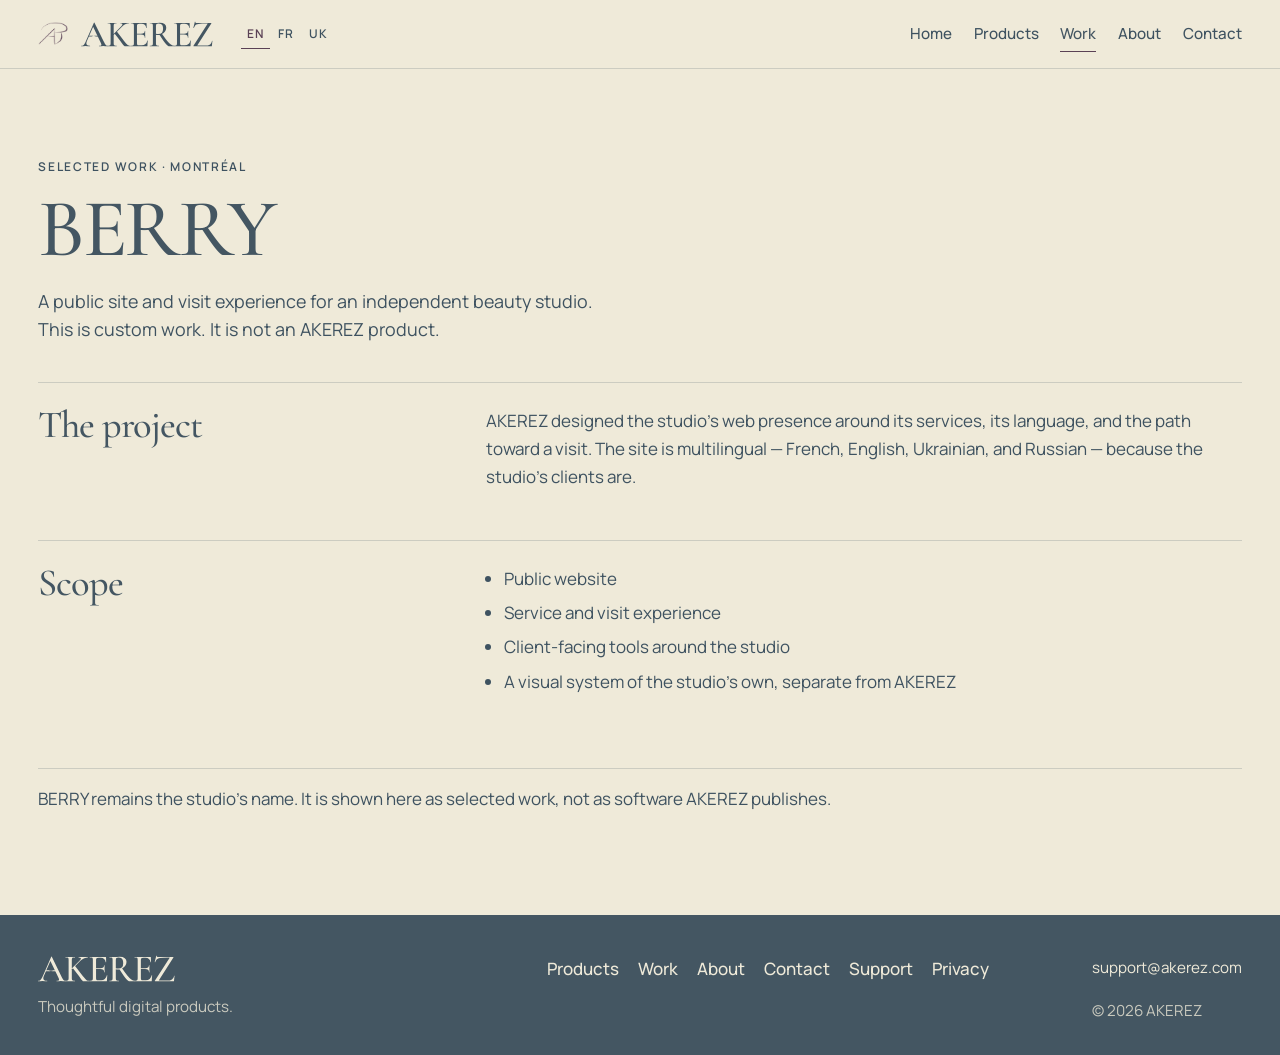
<file: work/berry/index.html>
<!DOCTYPE html>
<html lang="en">
<head>
  <meta charset="utf-8">
  <meta name="viewport" content="width=device-width, initial-scale=1">
  <title>BERRY — Selected work — AKEREZ</title>
  <meta name="description" content="BERRY is selected custom work: a public site and visit experience for an independent beauty studio in Montréal.">
  <meta name="theme-color" content="#EFEAD9">
  <link rel="canonical" href="https://akerez.com/work/berry/">
  <meta property="og:type" content="website">
  <meta property="og:site_name" content="AKEREZ">
  <meta property="og:title" content="BERRY — Selected work — AKEREZ">
  <meta property="og:description" content="BERRY is selected custom work: a public site and visit experience for an independent beauty studio in Montréal.">
  <meta property="og:url" content="https://akerez.com/work/berry/">
  <meta property="og:image" content="https://akerez.com/assets/apple-touch-icon.png">
  <meta name="twitter:card" content="summary">
  <link rel="icon" href="/assets/favicon.ico" sizes="any">
  <link rel="icon" type="image/png" href="/assets/favicon-32.png" sizes="32x32">
  <link rel="apple-touch-icon" href="/assets/apple-touch-icon.png">
  <link rel="stylesheet" href="/assets/styles.css">
  <script>
    (function () {
      try {
        var stored = localStorage.getItem("akerez-lang");
        var nav = (navigator.language || "en").toLowerCase();
        var lang = stored || (nav.indexOf("fr") === 0 ? "fr" : nav.indexOf("uk") === 0 ? "uk" : "en");
        if (lang !== "en" && lang !== "fr" && lang !== "uk") lang = "en";
        document.documentElement.lang = lang;
      } catch (e) {}
      document.documentElement.classList.add("js");
    })();
  </script>
</head>
<body data-nav="work" data-title="meta.berry.title" data-description="meta.berry.desc">
  <a class="skip-link" href="#main" data-i18n="skip">Skip to content</a>
  <header class="site-header">
    <div class="shell site-header__bar">
      <a class="brand" href="/">
        <span class="mark" aria-hidden="true"></span>
        <span class="wordmark" role="img" aria-label="AKEREZ"></span>
      </a>
      <div class="site-header__tools">
        <div class="lang" role="group" data-i18n-aria="lang.label" aria-label="Language">
          <button type="button" data-set-lang="en" lang="en">EN</button>
          <button type="button" data-set-lang="fr" lang="fr">FR</button>
          <button type="button" data-set-lang="uk" lang="uk">UK</button>
        </div>
        <button class="nav-toggle" type="button" aria-expanded="false" aria-controls="site-nav" data-i18n-aria="nav.open" aria-label="Menu">
          <span class="nav-toggle__icon" aria-hidden="true"></span>
        </button>
      </div>
      <nav class="nav" id="site-nav" data-i18n-aria="nav.label" aria-label="Primary">
        <a href="/" data-nav-link="home" data-i18n="nav.home">Home</a>
        <a href="/products/" data-nav-link="products" data-i18n="nav.products">Products</a>
        <a href="/work/" data-nav-link="work" data-i18n="nav.work">Work</a>
        <a href="/about/" data-nav-link="about" data-i18n="nav.about">About</a>
        <a href="/contact/" data-nav-link="contact" data-i18n="nav.contact">Contact</a>
      </nav>
    </div>
  </header>

  <main id="main">
    <header class="shell page-hero">
      <p class="eyebrow" data-i18n="berry.kicker">Selected work · Montréal</p>
      <h1 data-i18n="berry.heading">BERRY</h1>
      <p class="lede" data-i18n="berry.lede">A public site and visit experience for an independent beauty studio. This is custom work. It is not an AKEREZ product.</p>
    </header>
    <div class="shell stack page-end">
      <section class="split" aria-labelledby="berry-role">
        <h2 id="berry-role" data-i18n="berry.roleTitle">The project</h2>
        <p data-i18n="berry.roleBody">AKEREZ designed the studio’s web presence around its services, its language, and the path toward a visit. The site is multilingual — French, English, Ukrainian, and Russian — because the studio’s clients are.</p>
      </section>
      <section class="split" aria-labelledby="berry-scope">
        <h2 id="berry-scope" data-i18n="berry.scopeTitle">Scope</h2>
        <ul class="feature-list" data-i18n-list="berry.scope">
          <li>Public website</li>
          <li>Service and visit experience</li>
          <li>Client-facing tools around the studio</li>
          <li>A visual system of the studio’s own, separate from AKEREZ</li>
        </ul>
      </section>
      <p class="note" data-i18n="berry.note">BERRY remains the studio’s name. It is shown here as selected work, not as software AKEREZ publishes.</p>
    </div>
  </main>

  <footer class="site-footer">
    <div class="shell site-footer__inner">
      <div>
        <span class="wordmark wordmark--light" role="img" aria-label="AKEREZ"></span>
        <p data-i18n="footer.tag">Thoughtful digital products.</p>
      </div>
      <nav aria-label="Footer">
        <a href="/products/" data-i18n="nav.products">Products</a>
        <a href="/work/" data-i18n="nav.work">Work</a>
        <a href="/about/" data-i18n="nav.about">About</a>
        <a href="/contact/" data-i18n="nav.contact">Contact</a>
        <a href="/support/" data-i18n="footer.support">Support</a>
        <a href="/privacy/" data-i18n="footer.privacy">Privacy</a>
      </nav>
      <div class="footer-meta">
        <a href="mailto:support@akerez.com">support@akerez.com</a>
        <p>© <span id="year">2026</span> AKEREZ</p>
      </div>
    </div>
  </footer>
  <script src="/assets/messages.js"></script>
  <script src="/assets/catalog.js"></script>
  <script src="/assets/site.js"></script>
</body>
</html>
</file>
<file: assets/styles.css>
/* AKEREZ — editorial × technology
   Manuscript ground, Storm structure, Fig used sparingly, Chambray for depth. */

@font-face {
  font-family: "Manrope";
  src: url("/assets/fonts/manrope.woff2") format("woff2");
  font-weight: 200 800;
  font-style: normal;
  font-display: swap;
}

@font-face {
  font-family: "Cormorant Garamond";
  src: url("/assets/fonts/cormorant-garamond.woff2") format("woff2");
  font-weight: 300 700;
  font-style: normal;
  font-display: swap;
}

:root {
  --fig: #5a4155;
  --chambray: #8fa4b0;
  --storm: #445662;
  --manuscript: #efead9;
  --timber: #9d836c;

  --bg: var(--manuscript);
  --ink: var(--storm);
  --ink-soft: #3e5260;
  --line: rgba(68, 86, 98, 0.2);
  --line-strong: rgba(68, 86, 98, 0.42);
  --surface: #f6f3ea;
  --wash: #e6e7e2;
  --fig-ink: #f3efe4;

  --font-body: "Manrope", "Segoe UI", sans-serif;
  --font-display: "Cormorant Garamond", "Palatino Linotype", Palatino, Georgia, serif;

  --space-section: clamp(4.25rem, 8vw, 7.5rem);
  --measure: 40rem;
  --wide: 76rem;
  --gutter: clamp(1.15rem, 3.5vw, 2.4rem);

  --ease: cubic-bezier(0.22, 0.7, 0.2, 1);
  --duration: 220ms;

  color-scheme: light;
}

*,
*::before,
*::after {
  box-sizing: border-box;
}

html {
  scroll-behavior: smooth;
}

@media (prefers-reduced-motion: reduce) {
  html {
    scroll-behavior: auto;
  }

  *,
  *::before,
  *::after {
    animation-duration: 0.01ms !important;
    animation-iteration-count: 1 !important;
    transition-duration: 0.01ms !important;
  }
}

body {
  margin: 0;
  min-height: 100vh;
  display: flex;
  flex-direction: column;
  background: var(--bg);
  color: var(--ink);
  font-family: var(--font-body);
  font-size: 1.0625rem;
  font-weight: 400;
  line-height: 1.65;
  font-synthesis: none;
  text-rendering: optimizeLegibility;
}

body > main {
  flex: 1;
}

img {
  max-width: 100%;
  height: auto;
  display: block;
}

p {
  text-wrap: pretty;
}

h1,
h2,
h3,
.display {
  font-family: var(--font-display);
  font-weight: 500;
  letter-spacing: -0.03em;
  line-height: 0.96;
  text-wrap: balance;
  overflow-wrap: break-word;
  color: inherit;
}

h1 {
  margin: 0;
  font-size: clamp(2.7rem, 6.4vw, 5.4rem);
}

h2 {
  margin: 0;
  font-size: clamp(2.15rem, 4.2vw, 3.5rem);
}

h3 {
  margin: 0;
  font-size: clamp(1.7rem, 2.4vw, 2.15rem);
}

a {
  color: inherit;
}

a:hover {
  color: inherit;
}

:focus-visible {
  outline: 2px solid var(--fig);
  outline-offset: 3px;
}

::selection {
  background: #d5dee3;
  color: var(--storm);
}

.skip-link {
  position: absolute;
  left: var(--gutter);
  top: -120px;
  z-index: 80;
  padding: 0.7rem 1rem;
  background: var(--surface);
  color: var(--ink);
  border: 1px solid var(--line-strong);
  font-weight: 600;
}

.skip-link:focus {
  top: 0.75rem;
}

.shell {
  width: min(100% - (var(--gutter) * 2), var(--wide));
  margin-inline: auto;
}

.shell--narrow {
  width: min(100% - (var(--gutter) * 2), 46rem);
}

/* Wordmark and symbol. The SVG is a mask so the cutout in A stays transparent. */

.wordmark {
  display: block;
  background: var(--storm);
  aspect-ratio: 5.126 / 1;
  width: 8.6rem;
  -webkit-mask: url("/assets/wordmark.svg") center / contain no-repeat;
  mask: url("/assets/wordmark.svg") center / contain no-repeat;
}

.wordmark--display {
  width: min(100%, 34rem);
}

.wordmark--light {
  background: var(--manuscript);
}

.mark {
  display: block;
  background: var(--fig);
  aspect-ratio: 640 / 501;
  width: 1.85rem;
  -webkit-mask: url("/assets/mark.png") center / contain no-repeat;
  mask: url("/assets/mark.png") center / contain no-repeat;
}

.brand {
  display: inline-flex;
  align-items: center;
  gap: 0.7rem;
  text-decoration: none;
  color: var(--ink);
  min-width: 0;
}

.brand:hover {
  color: var(--ink);
}

.site-header {
  position: sticky;
  top: 0;
  z-index: 40;
  background: var(--manuscript);
  border-bottom: 1px solid var(--line);
}

.site-header__bar {
  display: flex;
  flex-wrap: wrap;
  align-items: center;
  gap: 0.75rem 1.25rem;
  min-height: 4.25rem;
  padding-block: 0.75rem;
}

.site-header__tools {
  margin-left: auto;
  display: flex;
  align-items: center;
  gap: 0.35rem;
}

.lang {
  display: inline-flex;
  align-items: center;
  gap: 0.1rem;
}

.lang button,
.nav-toggle {
  font-family: var(--font-body);
  font-size: 0.75rem;
  font-weight: 600;
  letter-spacing: 0.08em;
  background: transparent;
  color: var(--ink-soft);
  border: 0;
  padding: 0.55rem 0.4rem;
  cursor: pointer;
  line-height: 1;
}

.lang button[aria-pressed="true"] {
  color: var(--fig);
  box-shadow: inset 0 -1px 0 var(--fig);
}

.lang button:hover,
.nav a:hover {
  color: var(--storm);
}

.nav-toggle {
  display: none;
  width: 2.75rem;
  height: 2.75rem;
  align-items: center;
  justify-content: center;
  color: var(--storm);
}

.nav-toggle__icon,
.nav-toggle__icon::before,
.nav-toggle__icon::after {
  display: block;
  width: 1.15rem;
  height: 1px;
  background: currentColor;
  position: relative;
}

.nav-toggle__icon::before,
.nav-toggle__icon::after {
  content: "";
  position: absolute;
  left: 0;
}

.nav-toggle__icon::before {
  top: -0.35rem;
}

.nav-toggle__icon::after {
  top: 0.35rem;
}

.nav {
  display: flex;
  flex-wrap: wrap;
  align-items: center;
  gap: 0.35rem 1.35rem;
}

.nav a {
  text-decoration: none;
  font-size: 0.95rem;
  font-weight: 500;
  color: var(--ink-soft);
  padding-block: 0.35rem;
}

.nav a[aria-current="page"] {
  color: var(--storm);
  box-shadow: inset 0 -1px 0 var(--fig);
}

@media (min-width: 980px) {
  .nav {
    margin-left: auto;
  }

  .site-header__tools {
    margin-left: 0.25rem;
  }
}

@media (max-width: 979px) {
  .js .nav-toggle {
    display: inline-flex;
  }

  .js .nav {
    display: none;
    flex-basis: 100%;
    flex-direction: column;
    align-items: flex-start;
    gap: 0.15rem;
    padding-bottom: 0.85rem;
  }

  .js .nav.is-open {
    display: flex;
  }

  .js .nav a {
    font-size: 1.15rem;
    padding-block: 0.45rem;
  }
}

.hero {
  display: grid;
  gap: 2rem;
  padding-block: clamp(2.5rem, 7vw, 5.5rem) clamp(3rem, 6vw, 5rem);
}

.hero__copy {
  min-width: 0;
  max-width: 44rem;
}

.hero__copy h1 {
  margin-top: 0.85rem;
}

.eyebrow {
  margin: 0 0 0.85rem;
  font-family: var(--font-body);
  font-size: 0.75rem;
  font-weight: 600;
  letter-spacing: 0.14em;
  text-transform: uppercase;
  color: var(--ink-soft);
}

.lede {
  margin: 1.15rem 0 0;
  max-width: var(--measure);
  font-size: clamp(1.05rem, 1.4vw, 1.2rem);
  line-height: 1.6;
  color: var(--ink-soft);
}

.hero__actions,
.cluster {
  display: flex;
  flex-wrap: wrap;
  gap: 0.75rem 1rem;
  margin-top: 1.75rem;
}

.hero__figure {
  min-width: 0;
  display: flex;
  align-items: flex-end;
  justify-content: flex-start;
}

.hero__frame {
  width: min(100%, 22rem);
  border: 1px solid var(--line-strong);
  background: var(--wash);
  padding: clamp(1.25rem, 3vw, 2rem);
  position: relative;
}

.hero__frame::before {
  content: "";
  position: absolute;
  left: 0;
  right: 0;
  top: 0;
  height: 2px;
  background: var(--chambray);
  transform-origin: left center;
  animation: rule-in 1.15s var(--ease) both;
}

.mark--hero {
  width: 100%;
  background: var(--storm);
  animation: emerge 1.7s var(--ease) both;
}

@keyframes emerge {
  0% {
    clip-path: circle(6% at 28% 72%);
    opacity: 0.2;
  }

  55% {
    opacity: 1;
  }

  100% {
    clip-path: circle(75% at 50% 48%);
    opacity: 1;
  }
}

@keyframes rule-in {
  from {
    transform: scaleX(0);
  }

  to {
    transform: scaleX(1);
  }
}

@media (min-width: 960px) {
  .hero {
    grid-template-columns: minmax(0, 1.35fr) minmax(16rem, 0.72fr);
    align-items: end;
    column-gap: clamp(2rem, 5vw, 4.5rem);
  }

  .hero__figure {
    grid-column: 2;
    grid-row: 1;
    justify-content: flex-end;
  }

  .hero__copy {
    grid-column: 1;
    grid-row: 1;
  }
}

.button {
  display: inline-flex;
  align-items: center;
  justify-content: center;
  min-height: 2.85rem;
  padding: 0.7rem 1.15rem;
  border: 1px solid transparent;
  background: transparent;
  color: var(--ink);
  font-family: var(--font-body);
  font-size: 0.95rem;
  font-weight: 600;
  line-height: 1.2;
  text-decoration: none;
  cursor: pointer;
  transition: background-color var(--duration) var(--ease), color var(--duration) var(--ease), border-color var(--duration) var(--ease);
}

.button--primary {
  background: var(--fig);
  color: var(--fig-ink);
}

.button--primary:hover {
  background: var(--storm);
  color: var(--manuscript);
}

.button--quiet {
  border-color: var(--line-strong);
  color: var(--storm);
  background: transparent;
}

.button--quiet:hover {
  border-color: var(--storm);
  color: var(--storm);
}

.button--muted {
  background: var(--wash);
  color: var(--ink-soft);
  border-color: var(--line);
  cursor: default;
}

.button--muted:hover {
  color: var(--ink-soft);
}

.section {
  padding-block: var(--space-section);
}

.section + .section,
.band + .section,
.section + .band {
  border-top: 1px solid var(--line);
}

.section__intro {
  display: grid;
  gap: 0.9rem;
  max-width: 40rem;
  margin-bottom: clamp(1.75rem, 4vw, 3rem);
}

.section__intro p:last-child {
  margin: 0;
  color: var(--ink-soft);
}

.product-feature {
  border-top: 1px solid var(--line);
}

.product-feature:last-child {
  border-bottom: 1px solid var(--line);
}

.product-feature__link {
  display: grid;
  gap: 1.5rem;
  padding-block: clamp(1.6rem, 3vw, 2.6rem);
  text-decoration: none;
  color: inherit;
  min-width: 0;
}

.product-feature__link:hover {
  color: inherit;
}

.product-feature__copy {
  min-width: 0;
  display: grid;
  gap: 0.75rem;
  align-content: center;
}

.product-feature__name {
  font-family: var(--font-display);
  font-weight: 500;
  font-size: clamp(2.4rem, 5vw, 4rem);
  letter-spacing: -0.03em;
  line-height: 0.95;
}

.product-feature__summary {
  margin: 0;
  max-width: 34rem;
  color: var(--ink-soft);
}

.more {
  font-weight: 600;
  font-size: 0.95rem;
  color: var(--fig);
  border-bottom: 1px solid rgba(90, 65, 85, 0.45);
  width: fit-content;
  padding-bottom: 0.1rem;
}

.product-feature__link:hover .more {
  border-bottom-color: var(--fig);
}

.stage {
  min-width: 0;
  min-height: 16rem;
  border: 1px solid var(--line-strong);
  padding: clamp(1.25rem, 3vw, 2rem);
  display: flex;
  flex-direction: column;
  justify-content: flex-end;
  gap: 0.7rem;
  transition: border-color var(--duration) var(--ease);
}

.product-feature__link:hover .stage,
.product-feature__link:focus-visible .stage {
  border-color: var(--fig);
}

.stage--verbs {
  background: var(--storm);
  color: var(--manuscript);
  border-color: var(--storm);
}

.stage__infinitive {
  margin: 0;
  font-family: var(--font-display);
  font-weight: 500;
  font-size: clamp(3.4rem, 7vw, 5.5rem);
  letter-spacing: -0.04em;
  line-height: 0.85;
}

.stage__line {
  margin: 0;
  font-size: 0.95rem;
  font-weight: 500;
  display: flex;
  flex-wrap: wrap;
  gap: 0.45rem 0.8rem;
  color: var(--manuscript);
}

.stage__line span {
  color: rgba(239, 234, 217, 0.72);
}

.stage__bar,
.stage__rule {
  display: block;
  height: 1px;
  background: rgba(239, 234, 217, 0.35);
  width: 100%;
}

.stage__bar--short,
.stage__rule--short {
  width: 42%;
}

.stage--invoice {
  background: var(--surface);
  color: var(--storm);
  position: relative;
}

.stage--invoice::before {
  content: "";
  position: absolute;
  left: 0;
  right: 0;
  top: 0;
  height: 3px;
  background: var(--timber);
}

.stage__num {
  margin: 0 0 auto;
  font-family: var(--font-body);
  font-weight: 500;
  font-size: clamp(2.4rem, 5vw, 3.4rem);
  letter-spacing: 0.12em;
  line-height: 1;
}

.stage--invoice .stage__rule {
  background: var(--line-strong);
}

.stage--plain {
  background: var(--wash);
}

.stage--plain .stage__rule {
  background: var(--chambray);
}

@media (min-width: 860px) {
  .product-feature__link {
    grid-template-columns: minmax(0, 1.05fr) minmax(0, 0.95fr);
    gap: clamp(1.5rem, 4vw, 3.5rem);
    align-items: stretch;
  }

  .product-feature:nth-child(even) .stage {
    order: -1;
  }
}

.index-list {
  border-top: 1px solid var(--line);
}

.index-row {
  border-bottom: 1px solid var(--line);
}

.index-row__link {
  display: grid;
  gap: 0.35rem 1.5rem;
  grid-template-columns: auto minmax(0, 1fr);
  padding-block: clamp(1.15rem, 2.5vw, 1.7rem);
  text-decoration: none;
  color: inherit;
  align-items: baseline;
}

.index-row__link:hover {
  color: inherit;
}

.index-row__num {
  font-size: 0.8rem;
  font-weight: 600;
  letter-spacing: 0.08em;
  color: var(--ink-soft);
}

.index-row__name {
  font-family: var(--font-display);
  font-weight: 500;
  font-size: clamp(2rem, 4vw, 3.15rem);
  letter-spacing: -0.03em;
  line-height: 0.95;
}

.index-row__summary {
  grid-column: 2;
  margin: 0;
  color: var(--ink-soft);
  max-width: 38rem;
}

.index-row__meta {
  grid-column: 2;
  font-size: 0.82rem;
  font-weight: 600;
  letter-spacing: 0.06em;
  text-transform: uppercase;
  color: var(--ink-soft);
}

.index-row__link:hover .index-row__name {
  color: var(--fig);
}

@media (min-width: 800px) {
  .index-row__link {
    grid-template-columns: 3rem minmax(0, 1.4fr) minmax(10rem, 0.6fr);
    align-items: center;
  }

  .index-row__summary {
    grid-column: 2;
    grid-row: 1;
  }

  .index-row__name {
    grid-column: 2;
    grid-row: 1;
  }

  .index-row__meta {
    grid-column: 3;
    grid-row: 1;
    text-align: end;
    text-transform: none;
    letter-spacing: 0;
    font-weight: 500;
    font-size: 0.95rem;
  }

  .index-row__summary {
    display: none;
  }
}

.work-block .index-row__summary {
  display: block;
}

@media (min-width: 800px) {
  .work-block .index-row__link {
    grid-template-columns: 3rem minmax(0, 0.7fr) minmax(0, 1fr);
  }

  .work-block .index-row__name {
    grid-column: 2;
  }

  .work-block .index-row__summary {
    grid-column: 3;
    grid-row: 1;
  }

  .work-block .index-row__meta {
    display: none;
  }
}

.band {
  background: var(--storm);
  color: var(--manuscript);
}

.band .eyebrow,
.band .lede,
.band p {
  color: rgba(239, 234, 217, 0.82);
}

.band :focus-visible {
  outline-color: var(--manuscript);
}

.band__inner {
  display: grid;
  gap: 1.25rem;
  padding-block: var(--space-section);
  max-width: 46rem;
}

.band .more {
  color: var(--manuscript);
  border-bottom-color: rgba(239, 234, 217, 0.5);
}

.quiet {
  display: grid;
  gap: 1.25rem 3rem;
  align-items: start;
}

.quiet p {
  margin: 0;
  color: var(--ink-soft);
  max-width: 38rem;
}

.service-line {
  display: flex;
  flex-wrap: wrap;
  gap: 0.65rem 1.4rem;
  margin: 1.25rem 0 0;
  padding: 0;
  list-style: none;
}

.service-line li {
  padding-bottom: 0.2rem;
  border-bottom: 1px solid var(--chambray);
  font-weight: 500;
}

@media (min-width: 860px) {
  .quiet {
    grid-template-columns: minmax(0, 0.8fr) minmax(0, 1.2fr);
  }
}

.page-end {
  padding-bottom: var(--space-section);
}

.page-hero {
  padding-block: clamp(2.8rem, 7vw, 5.5rem) clamp(1.5rem, 3vw, 2.5rem);
}

.page-hero h1 {
  max-width: 20ch;
}

.page-hero .lede {
  max-width: 36rem;
}

.page-hero .lede {
  margin-top: 1.1rem;
}

.stack {
  display: grid;
  gap: clamp(1.75rem, 4vw, 3rem);
  padding-bottom: var(--space-section);
}

.split {
  display: grid;
  gap: 0.8rem 2.5rem;
  padding-top: 1.5rem;
  border-top: 1px solid var(--line);
}

.split h2 {
  font-size: clamp(1.8rem, 3vw, 2.5rem);
}

.split p,
.prose p,
.prose li {
  color: var(--ink-soft);
}

.split p,
.prose p {
  margin: 0;
}

@media (min-width: 800px) {
  .split {
    grid-template-columns: minmax(0, 0.7fr) minmax(0, 1.3fr);
    align-items: start;
  }
}

.prose {
  display: grid;
  gap: 0.9rem;
}

.prose ul,
.feature-list {
  margin: 0;
  padding-left: 1.15rem;
  color: var(--ink-soft);
}

.prose li + li,
.feature-list li + li {
  margin-top: 0.4rem;
}

.prose a,
.note a,
.policy a {
  color: var(--fig);
  text-underline-offset: 0.16em;
}

.feature-grid {
  display: grid;
  gap: 1px;
  background: var(--line);
  border: 1px solid var(--line);
  margin-top: 2rem;
}

@media (min-width: 760px) {
  .feature-grid {
    grid-template-columns: 1fr 1fr;
  }
}

.feature-grid .card,
.card {
  background: var(--surface);
  padding: clamp(1.15rem, 2.5vw, 1.6rem);
}

.card {
  border: 1px solid var(--line);
}

.feature-grid .card {
  border: 0;
}

.card--follow {
  margin-top: 1rem;
}

.feature-grid h2,
.card h2,
.card h3 {
  font-size: clamp(1.45rem, 2vw, 1.8rem);
  margin-bottom: 0.75rem;
}

.meta-line {
  margin: 0 0 0.8rem;
  font-size: 0.82rem;
  font-weight: 600;
  letter-spacing: 0.08em;
  text-transform: uppercase;
  color: var(--ink-soft);
}

.note {
  margin: 1.5rem 0 0;
  padding: 1rem 0 0;
  border-top: 1px solid var(--line);
  color: var(--ink-soft);
}

.notice {
  margin: 0 0 1.5rem;
  padding-bottom: 1rem;
  border-bottom: 1px solid var(--line);
  color: var(--ink-soft);
}

.faq details {
  border-top: 1px solid var(--line);
  padding: 0.95rem 0;
}

.faq details:last-child {
  border-bottom: 1px solid var(--line);
}

.faq summary {
  cursor: pointer;
  font-weight: 600;
  color: var(--storm);
  list-style: none;
  display: flex;
  gap: 0.75rem;
  align-items: baseline;
}

.faq summary::-webkit-details-marker {
  display: none;
}

.faq summary::before {
  content: "";
  width: 0.55rem;
  height: 1px;
  background: var(--fig);
  flex: none;
  transform: translateY(-0.2rem);
}

.faq details[open] summary::before {
  width: 0.55rem;
  height: 0.55rem;
  background: transparent;
  border-left: 1px solid var(--fig);
  border-bottom: 1px solid var(--fig);
  transform: translateY(-0.15rem) rotate(-45deg);
}

.faq details p {
  margin: 0.7rem 0 0.15rem 1.3rem;
  color: var(--ink-soft);
}

.policy h2 {
  margin-top: 2.25rem;
  font-size: clamp(1.6rem, 2.5vw, 2.1rem);
}

.policy h3 {
  margin-top: 1.4rem;
  font-family: var(--font-body);
  font-weight: 650;
  font-size: 1.05rem;
  letter-spacing: 0;
  line-height: 1.4;
}

.policy p,
.policy li {
  color: var(--ink-soft);
}

.policy ul {
  padding-left: 1.15rem;
}

.contact-email {
  font-family: var(--font-display);
  font-size: clamp(1.8rem, 3vw, 2.6rem);
  font-weight: 500;
  letter-spacing: -0.03em;
  line-height: 1.1;
  text-decoration: none;
  color: var(--storm);
  border-bottom: 1px solid var(--fig);
  width: fit-content;
}

.site-footer {
  background: var(--storm);
  color: var(--manuscript);
  margin-top: auto;
}

.site-footer a {
  color: var(--manuscript);
  text-decoration: none;
}

.site-footer a:hover {
  color: var(--chambray);
}

.site-footer :focus-visible {
  outline-color: var(--manuscript);
}

.site-footer__inner {
  display: grid;
  gap: 1.75rem;
  padding-block: 2.5rem 2rem;
}

.site-footer p {
  margin: 0.75rem 0 0;
  color: rgba(239, 234, 217, 0.78);
  font-size: 0.95rem;
}

.site-footer nav {
  display: flex;
  flex-wrap: wrap;
  gap: 0.55rem 1.2rem;
}

.site-footer nav a {
  font-weight: 500;
}

.footer-meta {
  display: grid;
  gap: 0.35rem;
  font-size: 0.95rem;
}

@media (min-width: 800px) {
  .site-footer__inner {
    grid-template-columns: 1.3fr 1.4fr auto;
    align-items: start;
  }
}

.app-icon {
  width: 4.5rem;
  height: 4.5rem;
  border-radius: 0.9rem;
}

.product-hero {
  display: grid;
  gap: 1.25rem;
  align-items: center;
}

@media (min-width: 700px) {
  .product-hero {
    grid-template-columns: auto minmax(0, 1fr);
    gap: 1.5rem;
  }
}
</file>
